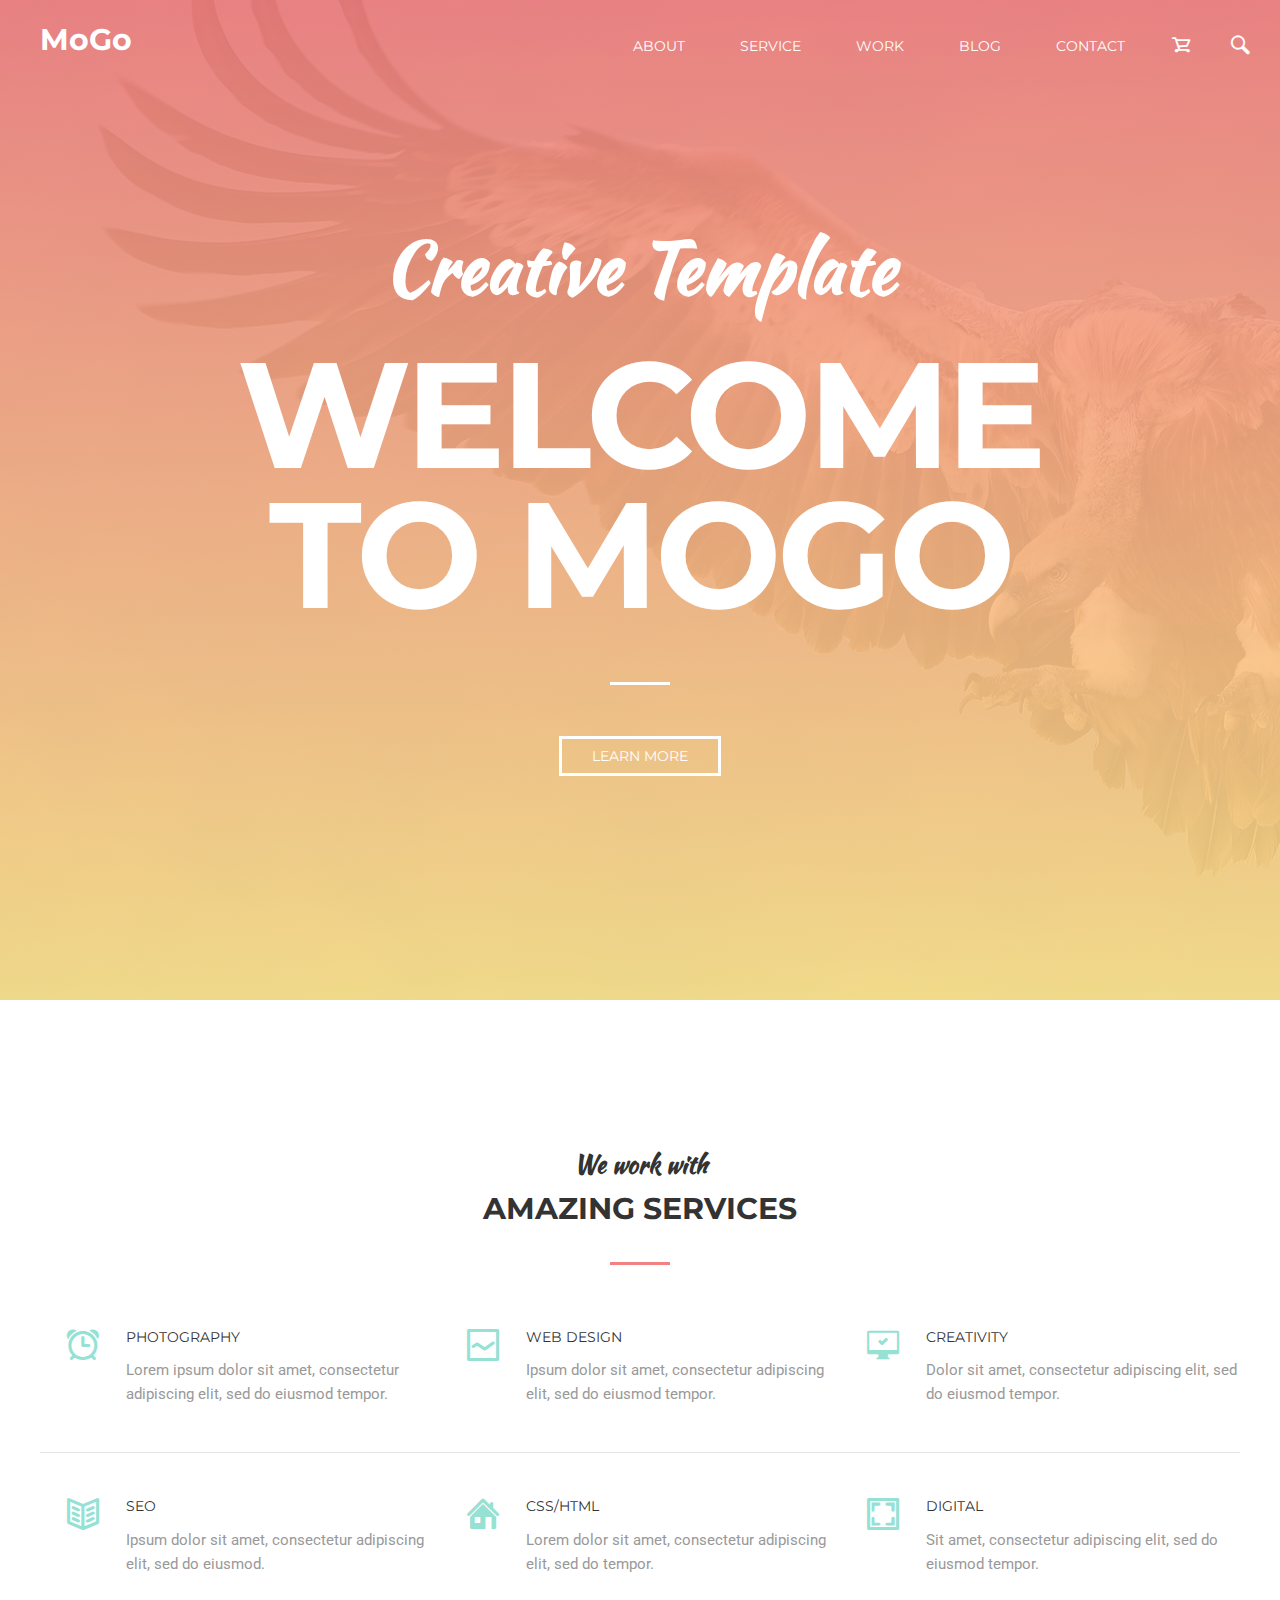
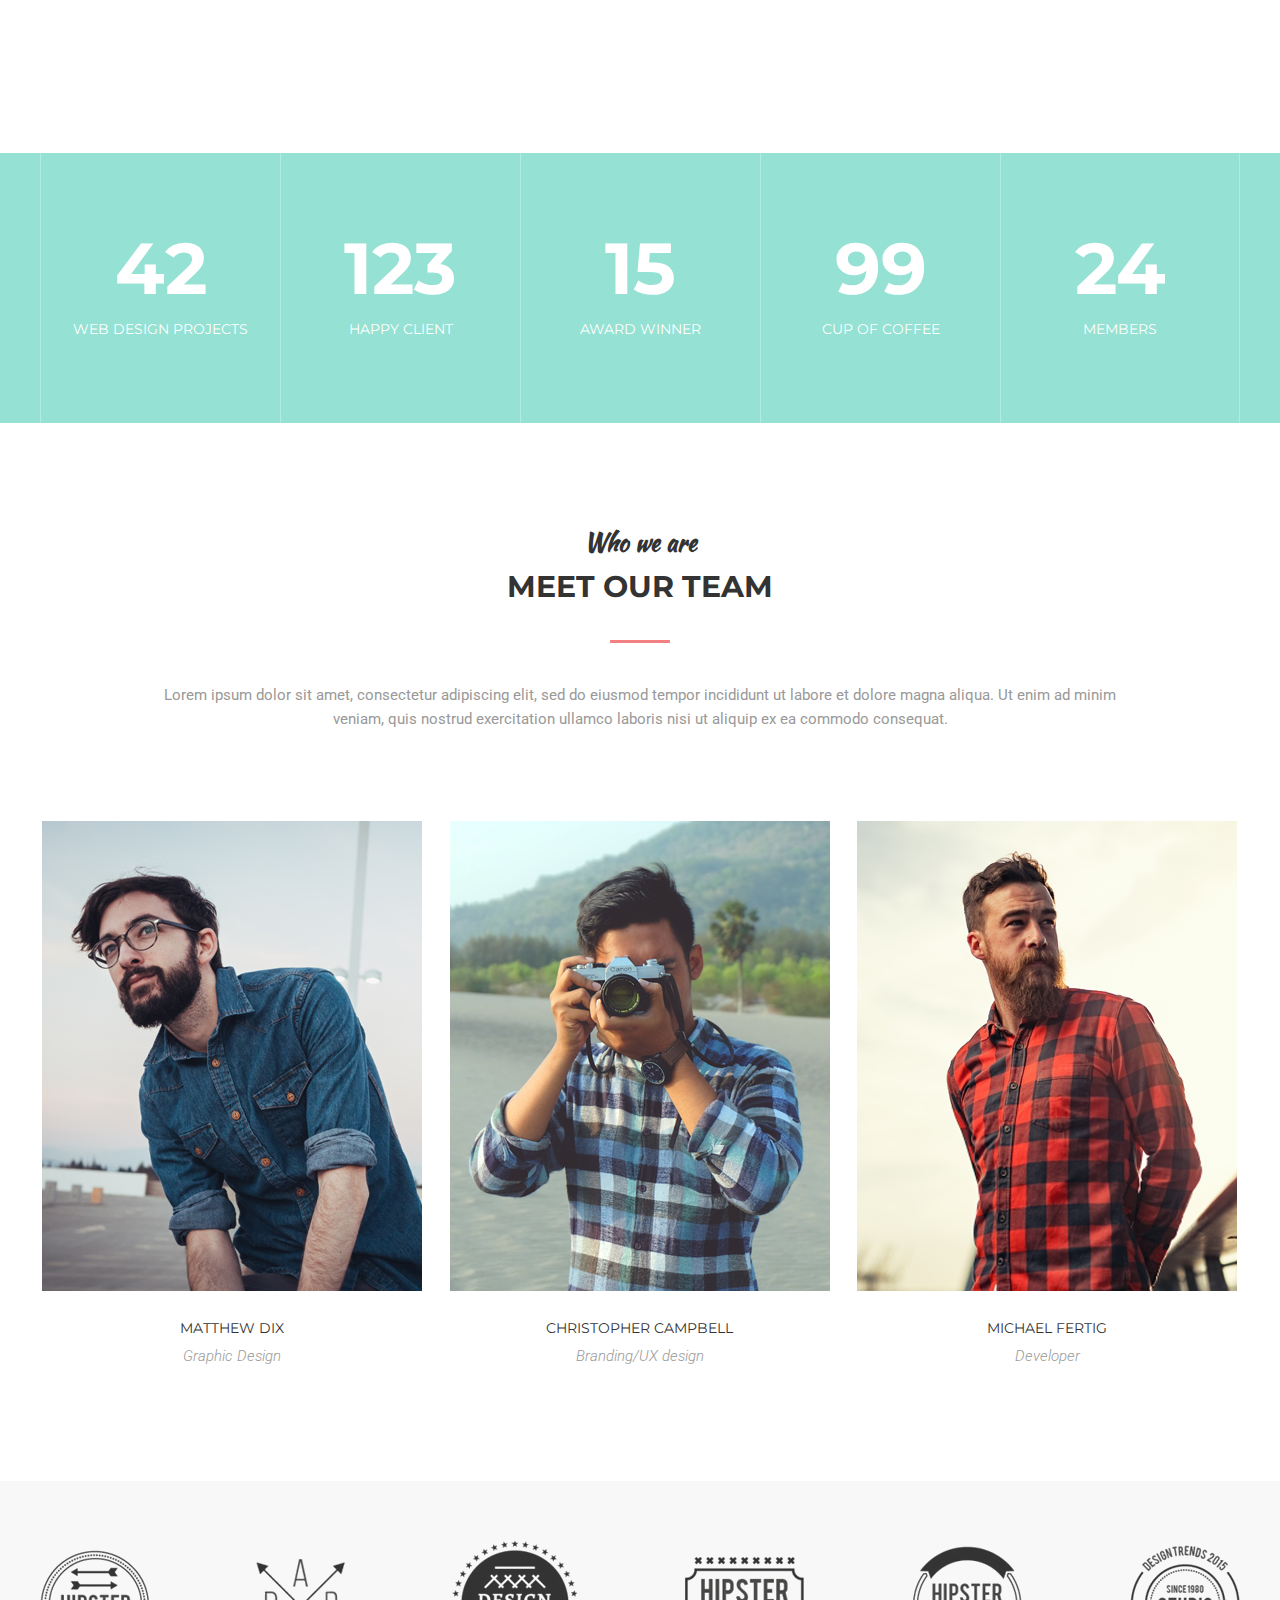
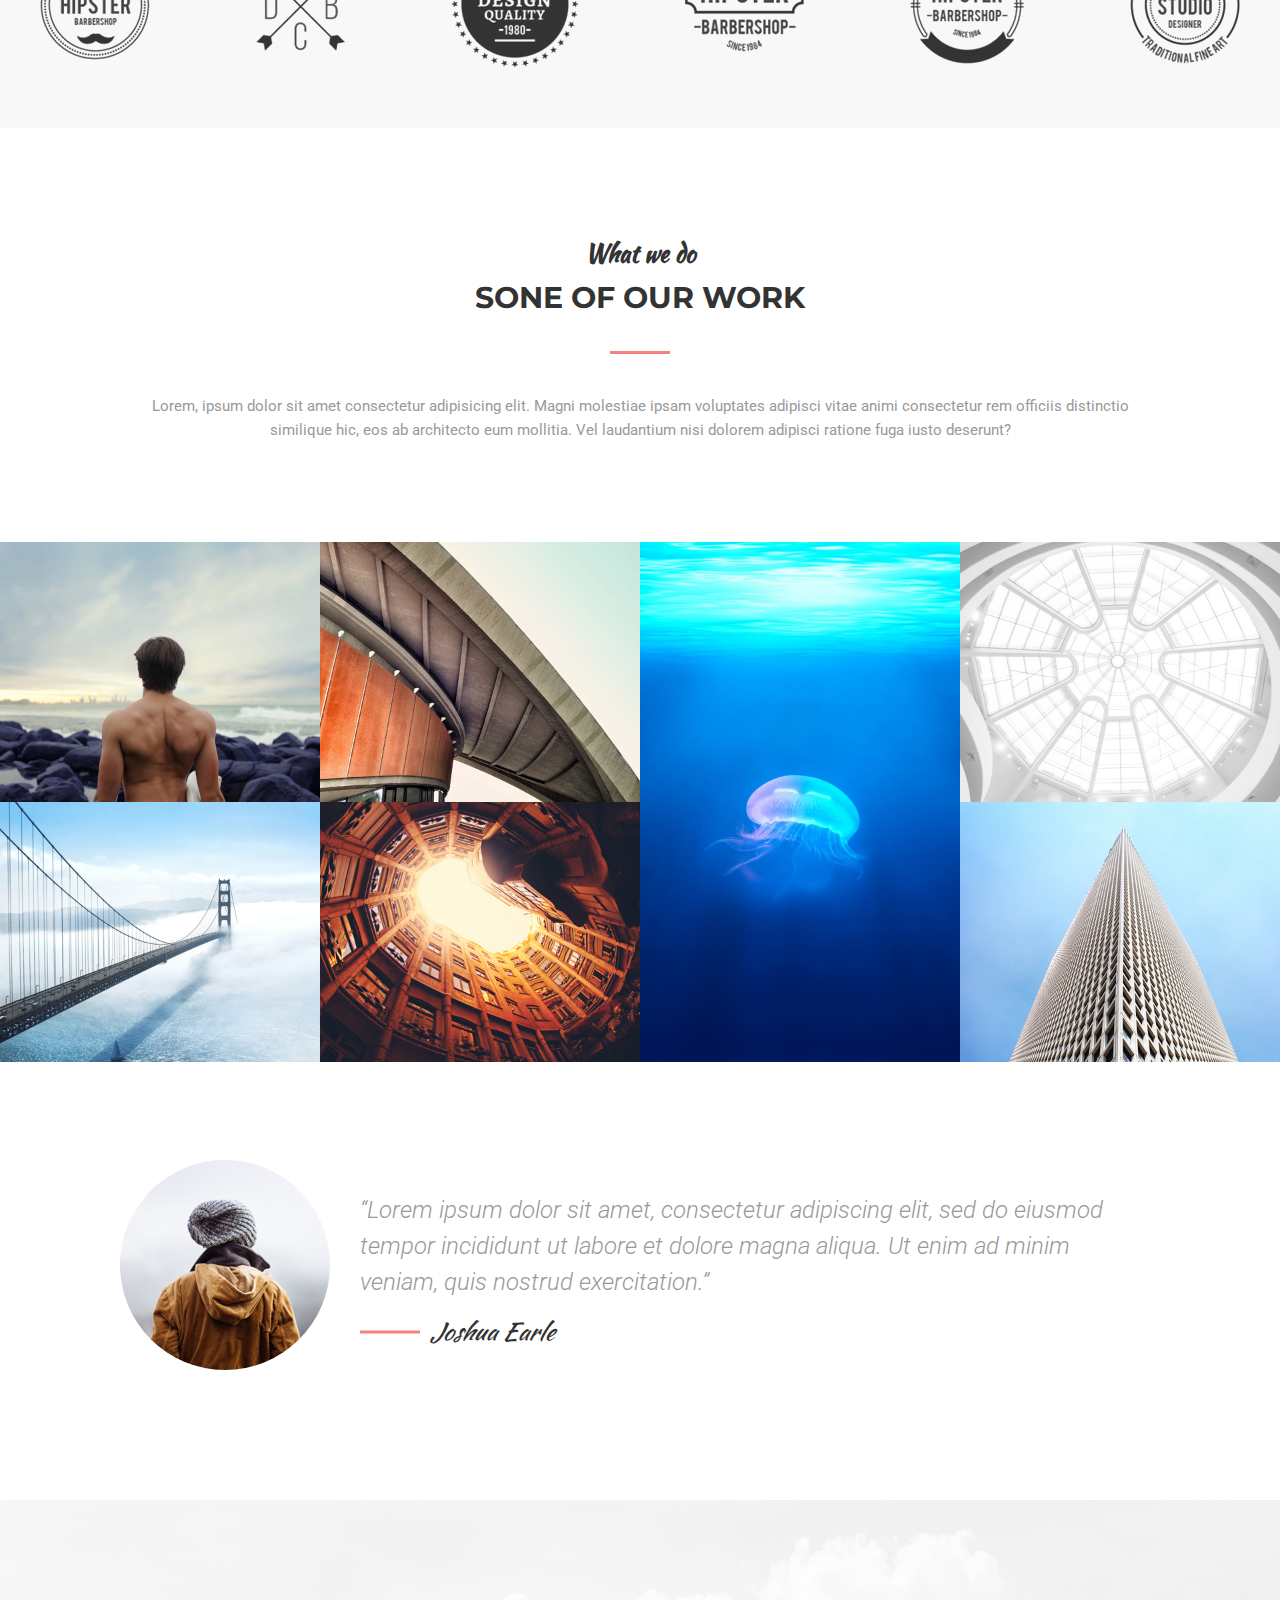
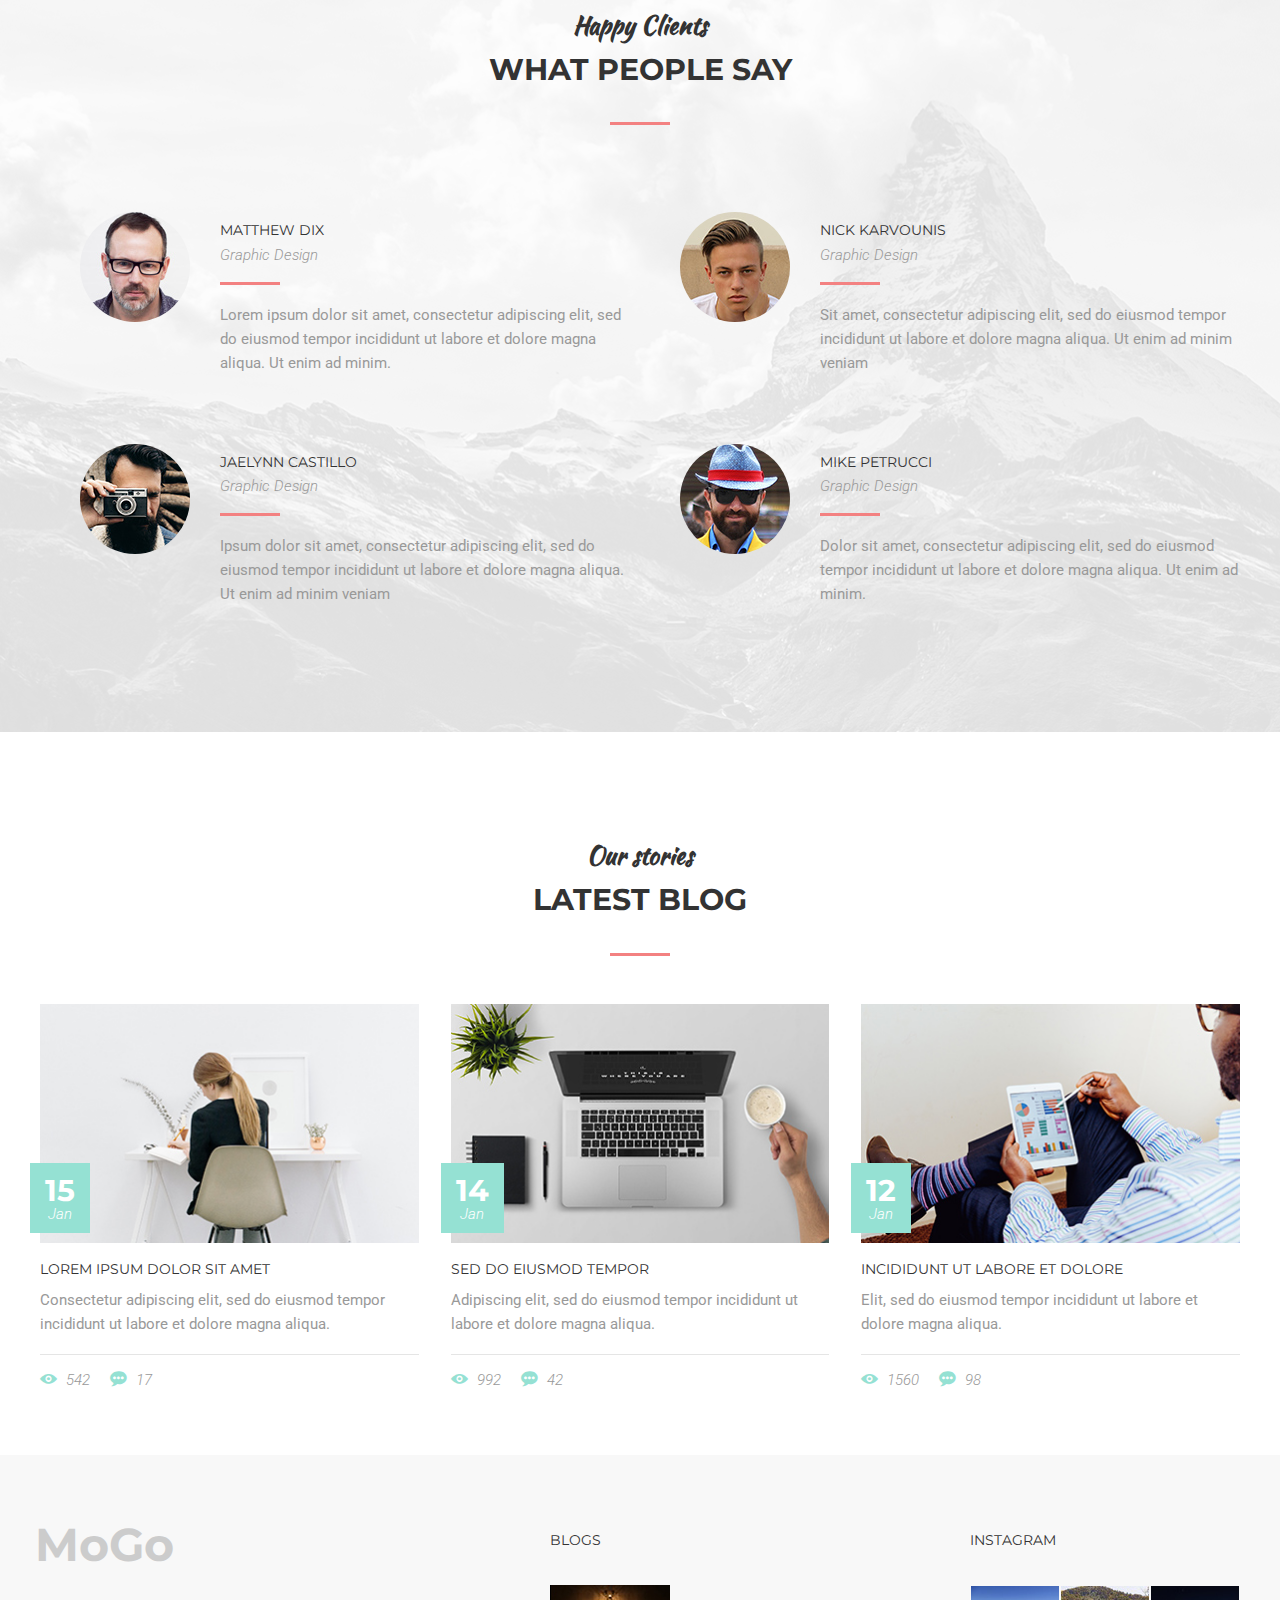
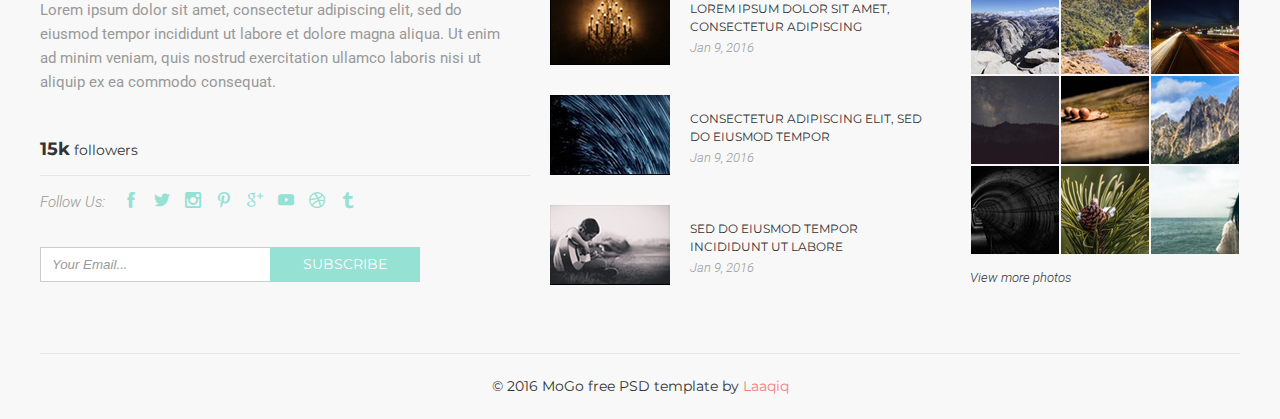
<file: MoGo/index.html>
<!DOCTYPE html>
<html lang="en">
<head>
    <meta charset="UTF-8">
    <meta http-equiv="X-UA-Compatible" content="IE=edge">
    <meta name="viewport" content="width=device-width, initial-scale=1.0">
    <link rel="stylesheet" type="text/css" href="https://necolas.github.io/normalize.css/8.0.1/normalize.css">
    <link href="https://fonts.googleapis.com/css?family=Montserrat:400,700&display=swap" rel="stylesheet">
    <link href="https://fonts.googleapis.com/css?family=Roboto:300i,400&display=swap" rel="stylesheet">
    <link href="https://fonts.googleapis.com/css?family=Kaushan+Script&display=swap" rel="stylesheet">
    <link rel="stylesheet" type="text/css" href="css/styles.css">
    <link rel="stylesheet" type="text/css" href="fonts/styles.css">
    <title>MoGo</title>
</head>
<body>
    <div class="wrapper">
       <!-- header -->
       <header class="main_header text_on_background">
        <div class="container">
            <div class="inner_wrapper_nav">
                <!-- logo -->
                <h2 class="main_logo"><a href="#" >MoGo</a></h2>
                <!-- navigation -->
                <nav class="navigation_bar">
                    <a href="#" class="burger">
                        <span></span>
                    </a>
                    <ul class="nav_list">
                        <li class="li_nav"><a href="#">About</a></li>
                        <li class="li_nav"><a href="#">service</a></li>
                        <li class="li_nav"><a href="#">work</a></li>
                        <li class="li_nav"><a href="#">blog</a></li>
                        <li class="li_nav"><a href="#">contact</a></li>
                    </ul>
                    <!-- shopping and search buttons -->
                    <ul class="nav_btn">
                    <li class="li_nav_btn"><a href="#"><span class="icon-shopping_cart"></span></a></li>
                    <li class="li_nav_btn"><a href="#"><span class="icon-search"></span></a></li>
                </ul>
                </nav>
            </div>
        </div>
    </header>
    <main>
            <!-- banner -->
            <div class="banner orange_gradient text_on_background" style="background-image: url('images/banner-image-1.jpg')">
                <div class="container banner_text">
                    <h1 class="h1_banner">Creative Template</h1>
                    <h2 class="h2_banner underline">Welcome to&nbsp;MoGo</h2>
                    <h3><a href="#" class="a_more">Learn more</a></h3>
                </div>
            </div>
            <!-- services -->
            <div class="services container">
                <h1>We work with</h1>
                <h2 class="underline">Amazing Services</h2>
                <div class="services_wrapper">
                    <div class="services_item">
                        <span class="icon-alarm"></span>
                        <div class="services-text">
                            <h3>Photography</h3>
                            <p>Lorem ipsum dolor sit amet, consectetur adipiscing elit, sed do eiusmod tempor.</p>
                        </div>
                    </div>
                    <div class="services_item">
                        <span class="icon-line_graph"></span>
                        <div class="services-text">
                            <h3>Web Design</h3>
                            <p>Ipsum dolor sit amet, consectetur adipiscing elit, sed do eiusmod tempor.</p>
                        </div>
                    </div>
                    <div class="services_item">
                        <span class="icon-computer_ok"></span>
                        <div class="services-text">
                            <h3>Creativity</h3>
                            <p>Dolor sit amet, consectetur adipiscing elit, sed do eiusmod tempor.</p>
                        </div>
                    </div>
                    <div class="services_item">
                        <span class="icon-book"></span>
                        <div class="services-text">
                            <h3>SEO</h3>
                            <p>Ipsum dolor sit amet, consectetur adipiscing elit, sed do eiusmod.</p>
                        </div>
                    </div>
                    <div class="services_item">
                        <span class="icon-home"></span>
                        <div class="services-text">
                            <h3>Css/Html</h3>
                            <p>Lorem dolor sit amet, consectetur adipiscing elit, sed do tempor.</p>
                        </div>
                    </div>
                    <div class="services_item">
                        <span class="icon-image"></span>
                        <div class="services-text">
                            <h3>digital</h3>
                            <p>Sit amet, consectetur adipiscing elit, sed do eiusmod tempor.</p>
                        </div>
                    </div>
                 </div>
            </div>
            <div class="facts text_on_background">
                <div class="facts_wrapper container">
                    <div class="facts_item">
                        <h2 class="number">42</h2>
                        <h3>Web Design Projects</h3>
                    </div>
                    <div class="facts_item">
                        <h2 class="number">123</h2>
                        <h3>happy client</h3>
                    </div>
                    <div class="facts_item">
                        <h2 class="number">15</h2>
                        <h3>award winner</h3>
                    </div>
                    <div class="facts_item">
                        <h2 class="number">99</h2>
                        <h3>cup of coffee</h3>
                    </div>
                    <div class="facts_item">
                        <h2 class="number">24</h2>
                        <h3>members</h3>
                    </div>

                </div>
            </div>
            <div class="team container">
                <h1>Who we are</h1>
                <h2 class="underline">Meet our team</h2>
                <p class="lead">Lorem ipsum dolor sit amet, consectetur adipiscing elit, sed do eiusmod tempor incididunt ut labore et dolore magna aliqua. Ut enim ad minim veniam, quis nostrud exercitation ullamco laboris nisi ut aliquip ex ea commodo consequat. </p>
                <div class="team_wrapper">
                    <div class="team_item">
                        <div class="team_img orange_gradient">
                            <img src="images/team_1.jpg" alt="team1">
                            <div class="team_share text_on_background">
                                <a href="#" class="team_share_a"><span class="icon-facebook"></span></a>
                                <a href="#" class="team_share_a"> <span class="icon-twitter"></span></a>
                                <a href="#" class="team_share_a"><span class="icon-pinterest"></span></a>
                                <a href="#" class="team_share_a"><span class="icon-instagram"></span></a>
                            </div>
                        </div>
                        <div class="team-text">
                            <h3>Matthew Dix</h3>
                            <p class="subheadline">Graphic Design</p>
                        </div>
                    </div>
                    <div class="team_item">
                        <div class="team_img orange_gradient">
                            <img src="images/team_2.jpg" alt="team2">
                            <div class="team_share text_on_background">
                                <a href="#" class="team_share_a"><span class="icon-facebook"></span></a>
                                <a href="#" class="team_share_a"> <span class="icon-twitter"></span></a>
                                <a href="#" class="team_share_a"><span class="icon-pinterest"></span></a>
                                <a href="#" class="team_share_a"><span class="icon-instagram"></span></a>
                            </div>
                        </div>
                        <div class="team-text">
                            <h3>Christopher Campbell</h3>
                            <p class="subheadline">Branding/UX design</p>
                        </div>
                    </div>
                    <div class="team_item">
                        <div class="team_img orange_gradient">
                            <img src="images/team_3.jpg" alt="team3">
                            <div class="team_share text_on_background">
                                <a href="#" class="team_share_a"><span class="icon-facebook"></span></a>
                                <a href="#" class="team_share_a"> <span class="icon-twitter"></span></a>
                                <a href="#" class="team_share_a"><span class="icon-pinterest"></span></a>
                                <a href="#" class="team_share_a"><span class="icon-instagram"></span></a>
                            </div>
                        </div>
                        <div class="team-text">
                            <h3>Michael Fertig</h3>
                            <p class="subheadline">Developer</p>
                        </div>
                    </div>
                </div>
            </div>
            <div class="parthners">
            <div class="parthners_wrapper container">
                <div class="parthners_item"><img src="images/partner-logo-1.png" alt="partner-logo-1"></div>
                <div class="parthners_item"><img src="images/partner-logo-2.png" alt="partner-logo-2"></div>
                <div class="parthners_item"><img src="images/partner-logo-3.png" alt="partner-logo-3"></div>
                <div class="parthners_item"><img src="images/partner-logo-4.png" alt="partner-logo-4"></div>
                <div class="parthners_item"><img src="images/partner-logo-5.png" alt="partner-logo-5"></div>
                <div class="parthners_item"><img src="images/partner-logo-6.png" alt="partner-logo-6"></div>
            </div>
            </div>
            <div class="about container">
                <h1>What we do</h1>
                <h2 class="underline">sone of our work</h2>
                <p class="lead">Lorem, ipsum dolor sit amet consectetur adipisicing elit. Magni molestiae ipsam voluptates adipisci vitae animi consectetur rem officiis distinctio similique hic, eos ab architecto eum mollitia. Vel laudantium nisi dolorem adipisci ratione fuga iusto deserunt?</p>
            </div>
            <div class="gallery_wrapper">
                <div class="gallery_column">
                    <div class="gallery_item">
                        <div class="gallery_img orange_gradient">
                            <img src="images/work_pic1.jpg" alt="work_pic1">
                            <div class="gallery_img_describe text_on_background">
                                <span class="icon-picture"></span>
                                <h3>creatively designed</h3>
                                <p class="subheadline">Lorem ipsum dolor sit</p>
                            </div>
                        </div>
                    </div>
                    <div class="gallery_item">
                        <div class="gallery_img orange_gradient">
                            <img src="images/work_pic2.jpg" alt="work_pic2">
                            <div class="gallery_img_describe text_on_background">
                                <span class="icon-picture"></span>
                                <h3>creatively designed</h3>
                                <p class="subheadline">Lorem ipsum dolor sit</p>
                            </div>
                        </div>
                    </div>
                </div>
                <div class="gallery_column">
                    <div class="gallery_item">
                        <div class="gallery_img orange_gradient">
                            <img src="images/work_pic3.jpg" alt="work_pic3">
                            <div class="gallery_img_describe text_on_background">
                                <span class="icon-picture"></span>
                                <h3>creatively designed</h3>
                                <p class="subheadline">Lorem ipsum dolor sit</p>
                            </div>
                        </div>
                    </div>
                    <div class="gallery_item">
                        <div class="gallery_img orange_gradient">
                            <img src="images/work_pic4.jpg" alt="work_pic4">
                            <div class="gallery_img_describe text_on_background">
                                <span class="icon-picture"></span>
                                <h3>creatively designed</h3>
                                <p class="subheadline">Lorem ipsum dolor sit</p>
                            </div>
                        </div>
                    </div>
                </div>
                <div class="gallery_column">
                    <div class="gallery_item">
                        <div class="gallery_img orange_gradient">
                            <img src="images/work_pic5.jpg" alt="work_pic5">
                            <div class="gallery_img_describe text_on_background">
                                <span class="icon-picture"></span>
                                <h3>creatively designed</h3>
                                <p class="subheadline">Lorem ipsum dolor sit</p>
                            </div>
                        </div>
                    </div>
                </div>
                <div class="gallery_column">
                    <div class="gallery_item">
                        <div class="gallery_img orange_gradient">
                            <img src="images/work_pic6.jpg" alt="work_pic6">
                            <div class="gallery_img_describe text_on_background">
                                <span class="icon-picture"></span>
                                <h3>creatively designed</h3>
                                <p class="subheadline">Lorem ipsum dolor sit</p>
                            </div>
                        </div>
                    </div>
                    <div class="gallery_item">
                        <div class="gallery_img orange_gradient">
                            <img src="images/work_pic7.jpg" alt="work_pic7">
                            <div class="gallery_img_describe text_on_background">
                                <span class="icon-picture"></span>
                                <h3>creatively designed</h3>
                                <p class="subheadline">Lorem ipsum dolor sit</p>
                            </div>
                        </div>
                    </div>
                </div>

            </div>
            <div class="testimonial_wrapper container">
                <div class="testimonial_item">
                    <img src="images/testimonial_author.jpg" alt="testimonial_author1" class="photo_author">
                    <blockquote class="testimonial_text">
                        <p class="testimonial_quote">“Lorem ipsum dolor sit amet, consectetur adipiscing elit, sed do eiusmod tempor incididunt ut labore et dolore magna aliqua. Ut enim ad minim veniam, quis nostrud exercitation.”</p>
                        <cite class="testimonial_author underline">Joshua Earle</cite>
                    </blockquote>
                </div>
            </div>
            <div class="clients" style="background-image: url('images/clients_banner.jpg')">
                <div class="container">
                    <h1>Happy Clients</h1>
                    <h2 class="underline">What people say</h2>
                    <div class="clients_wrapper">
                        <div class="clients_item">
                            <img src="images/client1.jpg" alt="client1" class="clients_img">
                            <div class="clients_text">
                                <h3>Matthew Dix</h3>
                                <p class="subheadline underline">Graphic Design</p>
                                <p>Lorem ipsum dolor sit amet, consectetur adipiscing elit, sed do eiusmod tempor incididunt ut labore et dolore magna aliqua. Ut enim ad minim.</p>
                            </div>
                        </div>
                        <div class="clients_item">
                            <img src="images/client2.jpg" alt="client2" class="clients_img">
                            <div class="clients_text">
                                <h3>Nick Karvounis</h3>
                                <p class="subheadline underline">Graphic Design</p>
                                <p>Sit amet, consectetur adipiscing elit, sed do eiusmod tempor incididunt ut labore et dolore magna aliqua. Ut enim ad minim veniam</p>
                            </div>
                        </div>
                        <div class="clients_item">
                            <img src="images/client3.jpg" alt="client3" class="clients_img">
                            <div class="clients_text">
                                <h3>Jaelynn Castillo </h3>
                                <p class="subheadline underline">Graphic Design</p>
                                <p>Ipsum dolor sit amet, consectetur adipiscing elit, sed do eiusmod tempor incididunt ut labore et dolore magna aliqua. Ut enim ad minim veniam</p>
                            </div>
                        </div>
                        <div class="clients_item">
                            <img src="images/client4.jpg" alt="client4" class="clients_img">
                            <div class="clients_text">
                                <h3>Mike Petrucci</h3>
                                <p class="subheadline underline">Graphic Design</p>
                                <p>Dolor sit amet, consectetur adipiscing elit, sed do eiusmod tempor incididunt ut labore et dolore magna aliqua. Ut enim ad minim.</p>
                            </div>
                        </div>
                    </div>
                </div>
            </div>
            <div class="stories container">
                <h1>Our stories</h1>
                <h2 class="underline">Latest blog</h2>
                <div class="stories_wrapper">
                    <div class="stories_item">
                        <div class="stories_img">
                            <img src="images/blog1.jpg" alt="blog1">
                            <div class="story_date text_on_background">
                                <time datetime="2016-01-15"></time>
                                <h2>15</h2>
                                <p class="subheadline">Jan</p>
                            </div>
                        </div>
                        <div class="story_text">
                            <h3>Lorem ipsum dolor sit amet</h3>
                            <p>Consectetur adipiscing elit, sed do eiusmod tempor incididunt ut labore et dolore magna aliqua.</p>
                        </div>
                        <div class="viewing_count">
                            <p class="subheadline">
                                <span class="icon-view"></span>
                                542
                            </p>
                            <p class="subheadline">
                                <span class="icon-speech_bubble"></span>
                                17
                            </p>
                        </div>
                    </div>
                    <div class="stories_item">
                        <div class="stories_img">
                            <img src="images/blog2.jpg" alt="blog2">
                            <div class="story_date text_on_background">
                                <time datetime="2016-01-15"></time>
                                <h2>14</h2>
                                <p class="subheadline">Jan</p>
                            </div>
                        </div>
                        <div class="story_text">
                            <h3>sed do eiusmod tempor</h3>
                            <p>Adipiscing elit, sed do eiusmod tempor incididunt ut labore et dolore magna aliqua.</p>
                        </div>
                        <div class="viewing_count">
                            <p class="subheadline">
                                <span class="icon-view"></span>
                                992
                            </p>
                            <p class="subheadline">
                                <span class="icon-speech_bubble"></span>
                                42
                            </p>
                        </div>
                    </div>
                    <div class="stories_item">
                        <div class="stories_img">
                            <img src="images/blog3.jpg" alt="blog3">
                            <div class="story_date text_on_background">
                                <time datetime="2016-01-15"></time>
                                <h2>12</h2>
                                <p class="subheadline">Jan</p>
                            </div>
                        </div>
                        <div class="story_text">
                            <h3>incididunt ut labore et dolore</h3>
                            <p>Elit, sed do eiusmod tempor incididunt ut labore et dolore magna aliqua.</p>
                        </div>
                        <div class="viewing_count">
                            <p class="subheadline">
                                <span class="icon-view"></span>
                                1560
                            </p>
                            <p class="subheadline">
                                <span class="icon-speech_bubble"></span>
                                98
                            </p>
                        </div>
                    </div>
                </div>
            </div>
    </main>
    <footer class="main_footer">
        <div class="container">
            <div class="footer_wrapper">
                <div class="contacts">
                    <div class="contacts_text">
                        <h2 class="footer_logo"><a href="#">MoGo</a></h2>
                        <p>Lorem ipsum dolor sit amet, consectetur adipiscing elit, sed do eiusmod tempor incididunt ut labore et dolore magna aliqua. Ut enim ad minim veniam, quis nostrud exercitation ullamco laboris nisi ut aliquip ex ea commodo consequat.</p>
                        <h3 class="count_followers"><span>15k</span> followers</h3>
                    </div>
                    <div class="follow_us">
                        <p class="subheadline">Follow Us:</p>
                        <a href="#"><span class="icon-facebook"></span></a>
                        <a href="#"><span class="icon-twitter"></span></a>
                        <a href="#"><span class="icon-instagram"></span></a>
                        <a href="#"><span class="icon-pinterest"></span></a>
                        <a href="#"><span class="icon-google_plus"></span></a>
                        <a href="#"><span class="icon-youtube"></span></a>
                        <a href="#"><span class="icon-dribbble"></span></a>
                        <a href="#"><span class="icon-tumblr"></span></a>
                    </div>
                    <div class="subscribe">
                        <input type="email" placeholder="Your Email..." class="email_subscribe">
                        <button class="subscribe_btn">Subscribe</button>
                    </div>
                </div>
                <div class="footer_blogs">
                    <h3>Blogs</h3>
                    <div class="f_blog_wrapper">
                        <div class="f_blog_item">
                            <img src="images/blof_footer1.jpg" alt="blog_footer1">
                            <div class="f_blog_text">
                                <h4>Lorem ipsum dolor sit amet,
                                    consectetur adipiscing</h4>
                                <p class="footer_subheadline"><time datetime="2016-01-09">Jan 9, 2016</time></p>
                            </div>
                        </div>
                        <div class="f_blog_item">
                            <img src="images/blof_footer2.jpg" alt="blog_footer2">
                            <div class="f_blog_text">
                                <h4>Consectetur adipiscing elit,
                                    sed do eiusmod tempor</h4>
                                <p class="footer_subheadline"><time datetime="2016-01-09">Jan 9, 2016</time></p>
                            </div>
                        </div>
                        <div class="f_blog_item">
                        <img src="images/blof_footer3.jpg" alt="blog_footer3">
                            <div class="f_blog_text">
                                <h4>sed do eiusmod tempor
                                    incididunt ut labore</h4>
                                <p class="footer_subheadline"><time datetime="2016-01-09">Jan 9, 2016</time></p>
                            </div>
                        </div>
                    </div>
                </div>
                <div class="footer_instagram">
                    <h3>Instagram</h3>
                    <div class="instagram_wrapper">
                        <div class="instagram_item">
                            <a href="#"><img src="images/instagram1.jpg" alt="instagram1"></a>
                        </div>
                        <div class="instagram_item">
                            <a href="#"><img src="images/instagram2.jpg" alt="instagram2"></a>
                        </div>
                        <div class="instagram_item">
                            <a href="#"><img src="images/instagram3.jpg" alt="instagram3"></a>
                        </div>
                        <div class="instagram_item">
                            <a href="#"><img src="images/instagram4.jpg" alt="instagram4"></a>
                        </div>
                        <div class="instagram_item">
                            <a href="#"><img src="images/instagram5.jpg" alt="instagram5"></a>
                        </div>
                        <div class="instagram_item">
                            <a href="#"><img src="images/instagram6.jpg" alt="instagram6"></a>
                        </div>
                        <div class="instagram_item">
                            <a href="#"><img src="images/instagram7.jpg" alt="instagram7"></a>
                        </div>
                        <div class="instagram_item">
                            <a href="#"><img src="images/instagram8.jpg" alt="instagram8"></a>
                        </div>
                        <div class="instagram_item">
                            <a href="#"><img src="images/instagram9.jpg" alt="instagram9"></a>
                        </div>
                    </div>
                    <p><a href="#" class="footer_subheadline">View more photos</a></p>
                </div>
            </div>
            <h3 class="copyright">© 2016 MoGo free PSD template by <span>Laaqiq</span></h3>
        </div>
    </footer>
    </div>
    <script src="https://code.jquery.com/jquery-3.4.1.min.js" integrity="sha256-CSXorXvZcTkaix6Yvo6HppcZGetbYMGWSFlBw8HfCJo="crossorigin="anonymous"></script>
    <script src="js/main.js"></script>
</body>
</html>
</file>
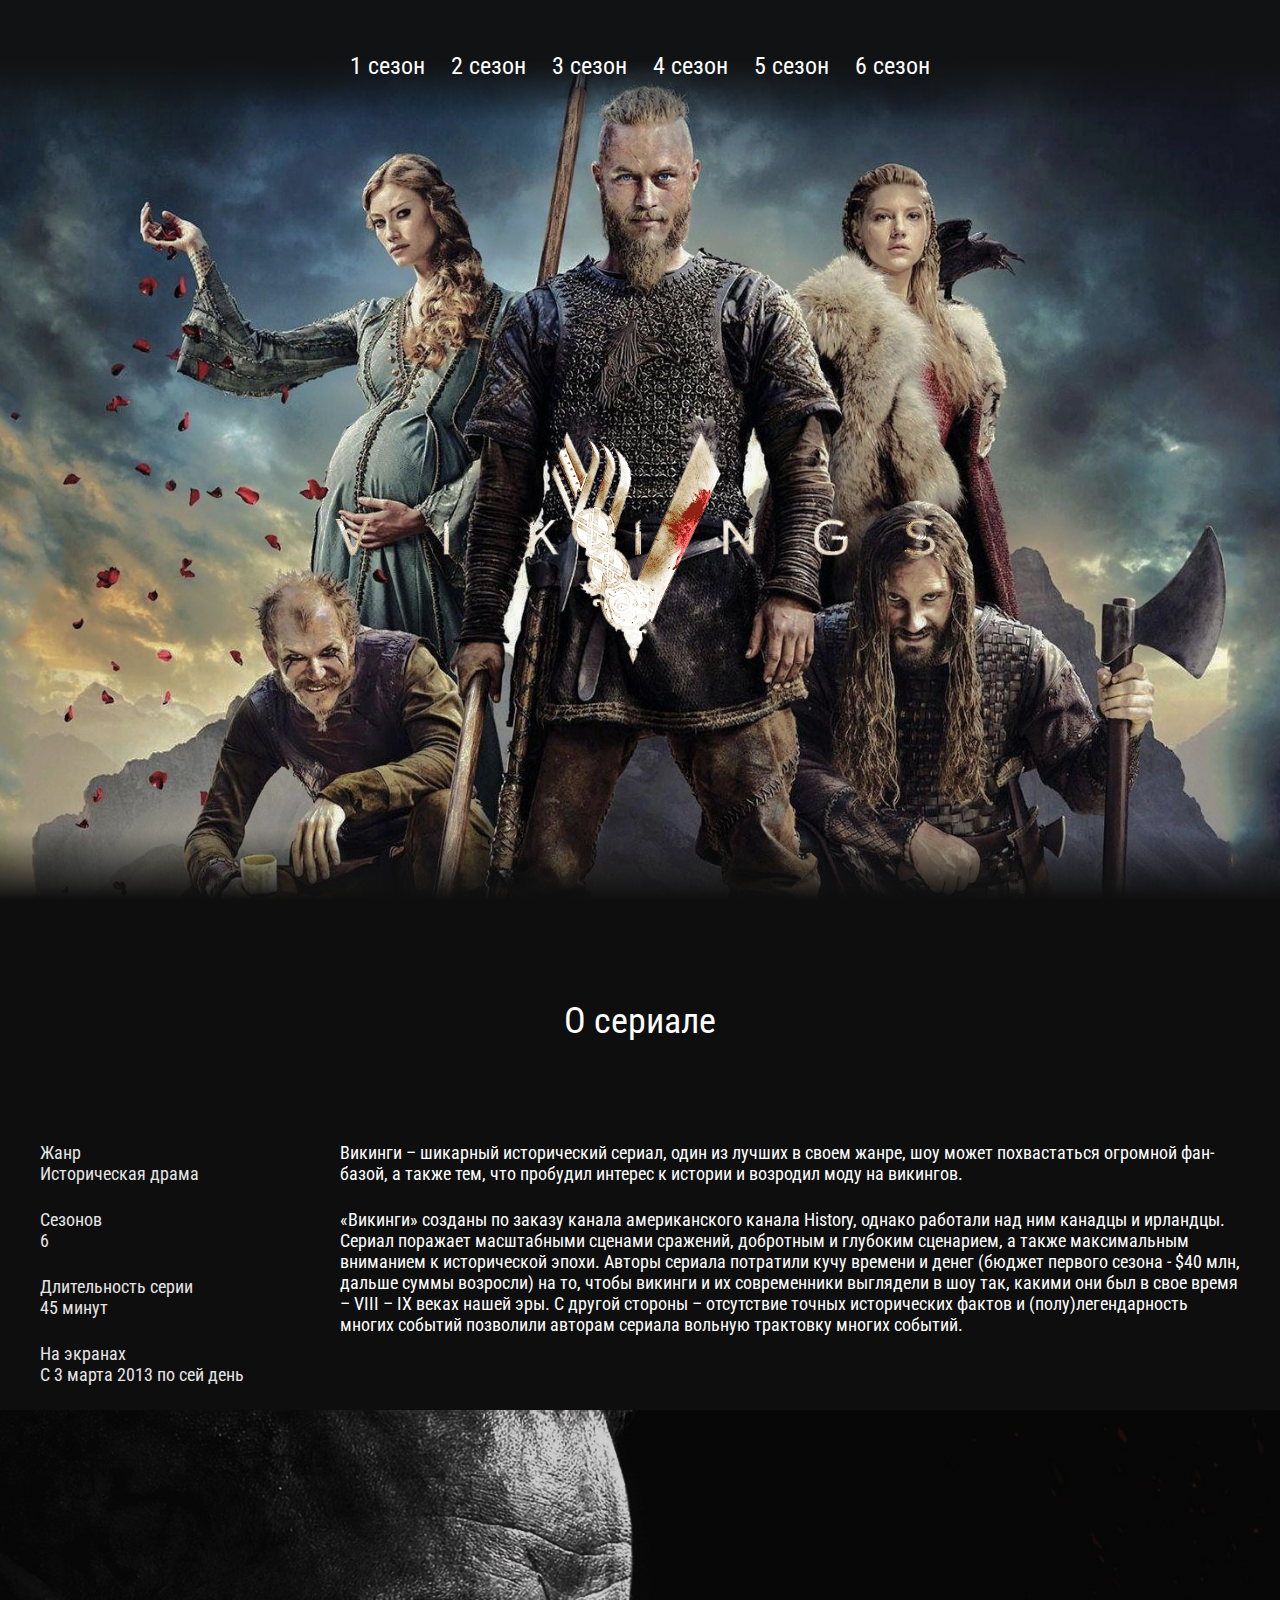
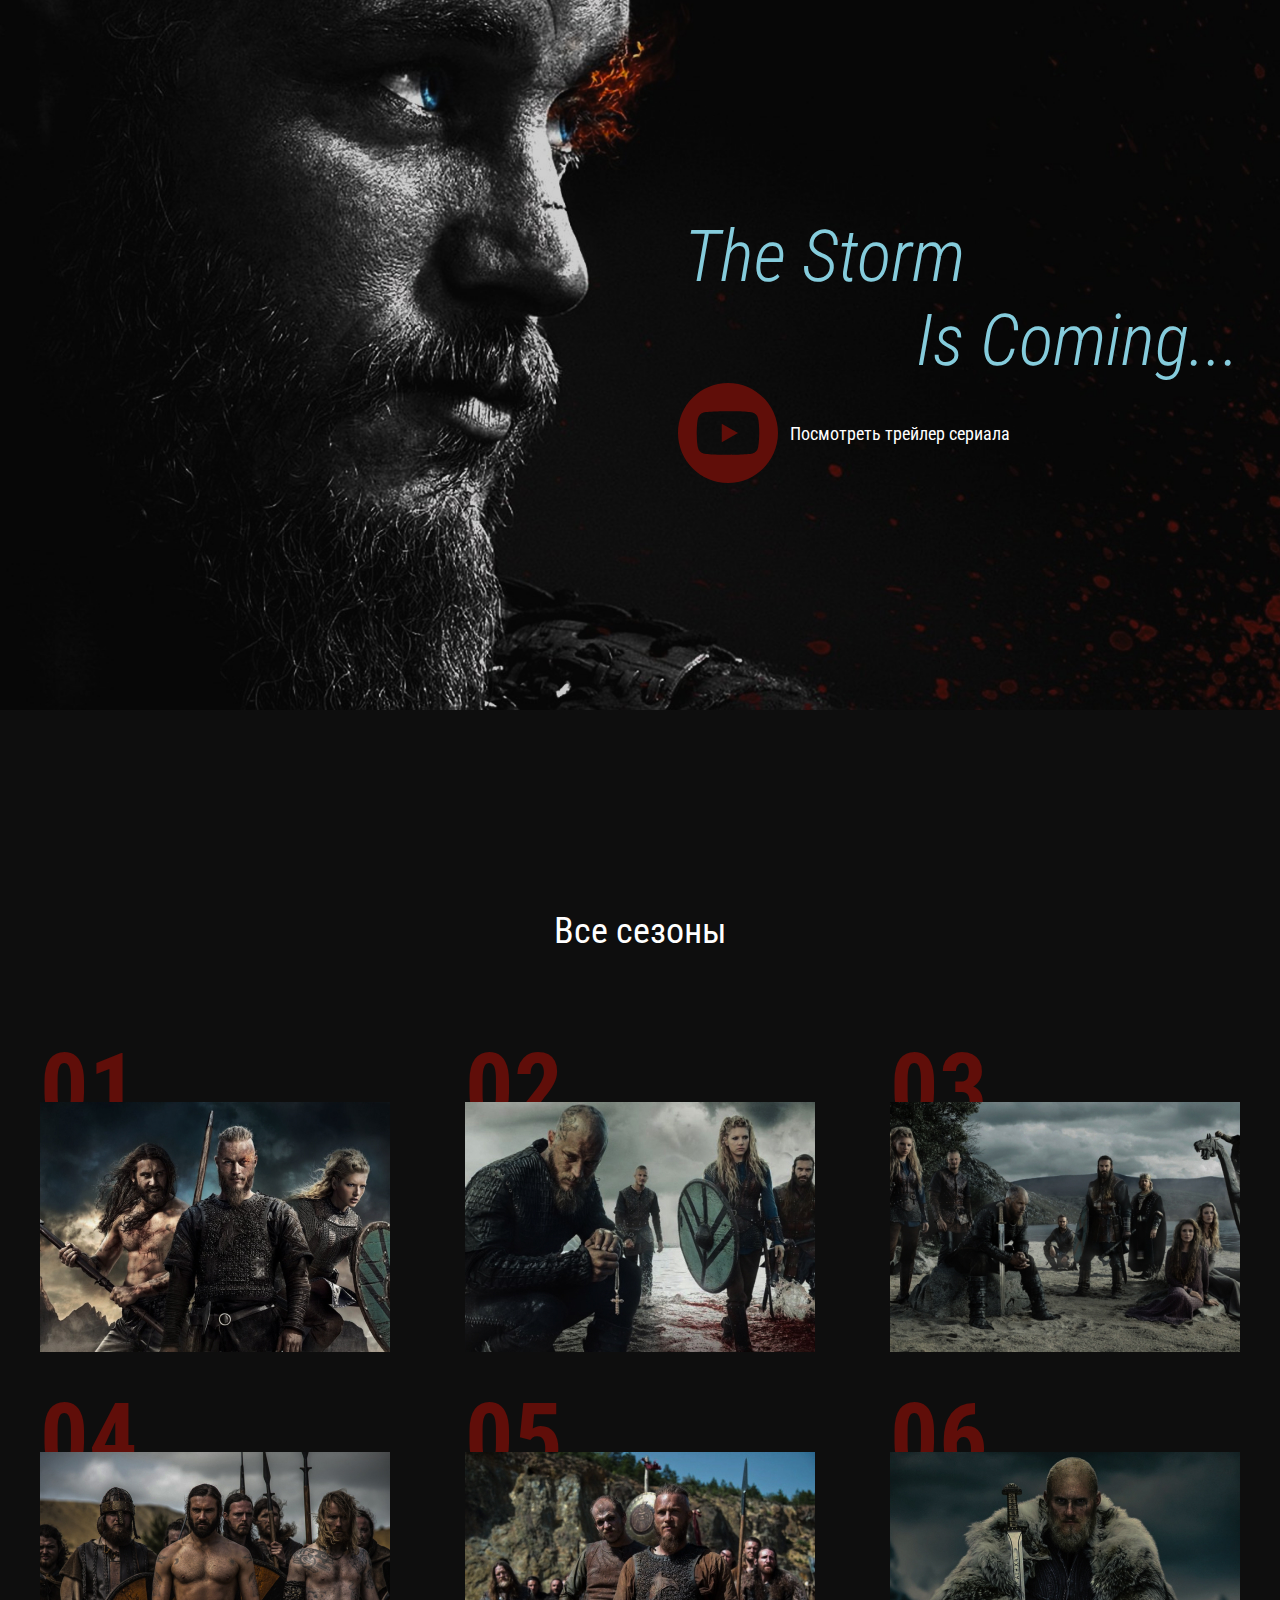
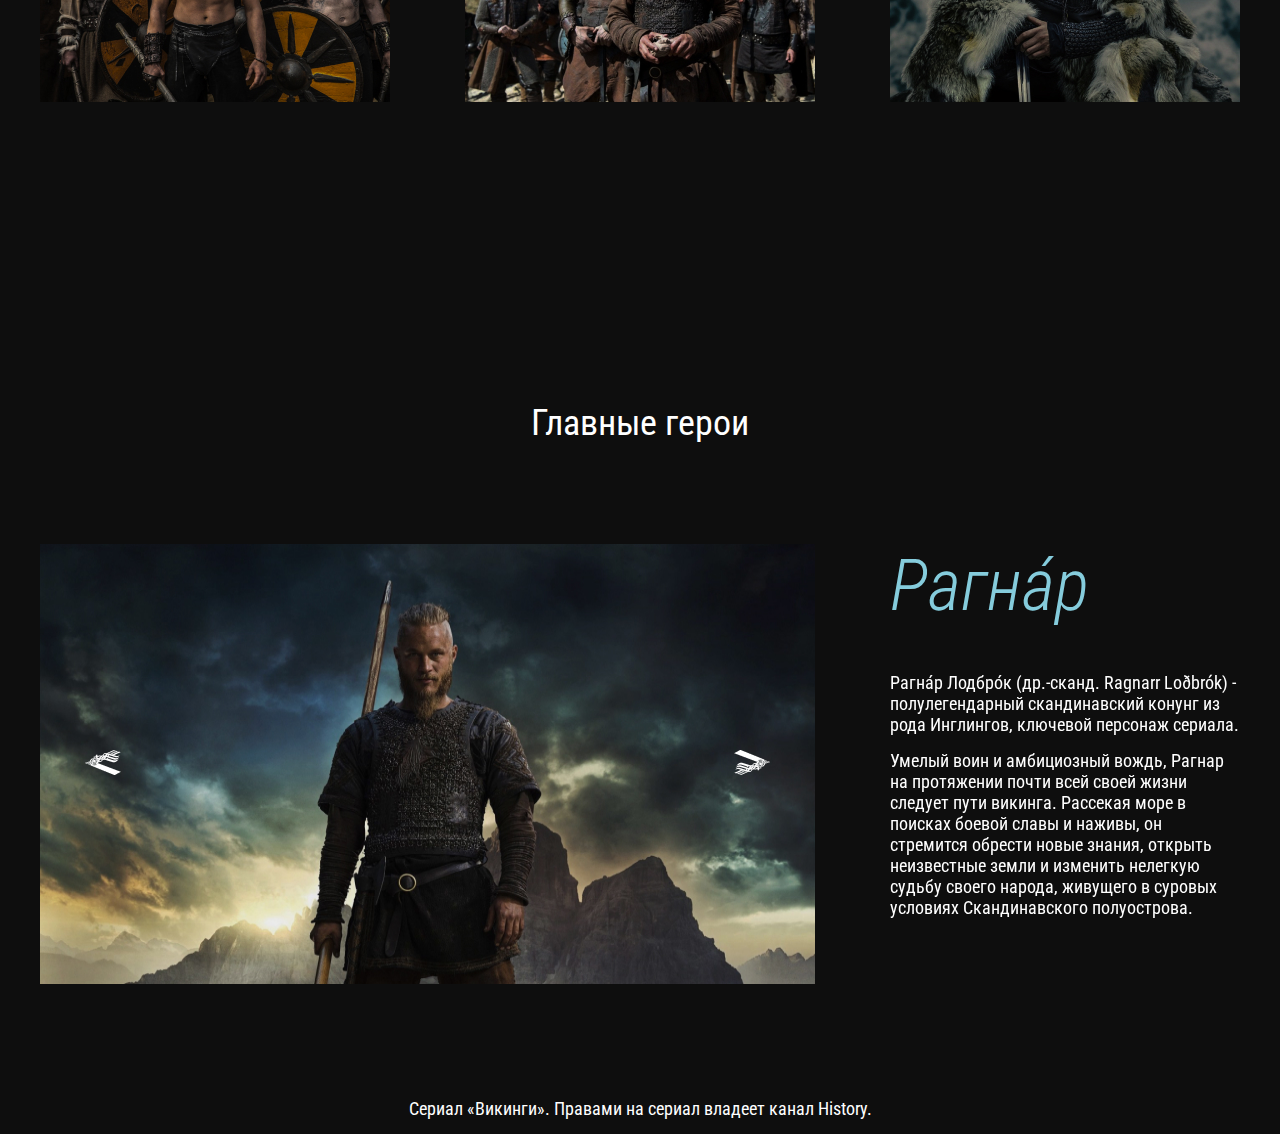
<file: Viking/index.html>
<!DOCTYPE html>
<html lang="ru">
<head>
  <meta charset="UTF-8">
  <meta name="viewport" content="width=device-width, initial-scale=1.0">
  <meta http-equiv="X-UA-Compatible" content="ie=edge">
  <title>Viking</title>
  <link href="https://fonts.googleapis.com/css2?family=Roboto+Condensed:ital,wght@0,400;0,700;1,300&display=swap" rel="stylesheet">
  <link rel="stylesheet" href="css/reset.css">
  <link rel="stylesheet" href="css/slick.css">
  <link rel="stylesheet" href="css/jquery.fancybox.css">
  <link rel="stylesheet" href="css/style.css">
</head>
<body>

  <header class="header">
    <button class="menu__btn"><span></span></button>
    <nav class="menu">
      <ul class="menu__list">
          <li class="menu__list-item">
            <a href="season-1.html" class="menu__list-link">1 сезон</a>
          </li>
          <li class="menu__list-item">
            <a href="#" class="menu__list-link">2 сезон</a>
          </li>
          <li class="menu__list-item">
            <a href="#" class="menu__list-link">3 сезон</a>
          </li>
          <li class="menu__list-item">
            <a href="#" class="menu__list-link">4 сезон</a>
          </li>
          <li class="menu__list-item">
            <a href="#" class="menu__list-link">5 сезон</a>
          </li>
          <li class="menu__list-item"
          ><a href="#" class="menu__list-link">6 сезон</a>
        </li>  
      </ul>
    </nav>
    <div class="logo">
      <img src="images/logo.png" alt="Логотип" class="logo__img">
    </div>
  </header>
  <section class="about sectio-page">
    <div class="container">
      <h3 class="title">О сериале</h3>
      <div class="about__inner">
        <ul class="about__info">
          <li class="about__info-item">
            Жанр
            <span>Историческая драма</span>
          </li>
          <li class="about__info-item">
            Сезонов
            <span>6</span>
          </li>
          <li class="about__info-item">
            Длительность серии
            <span>45 минут</span>
          </li>
          <li class="about__info-item">
            На экранах
            <span>С 3 марта 2013 по сей день</span>
          </li>
        </ul>
        <div class="about__text">
          <p>Викинги – шикарный исторический сериал, один из лучших в своем жанре, шоу может похвастаться огромной фан-базой, а также тем, что пробудил интерес к истории и возродил моду на викингов.</p>
          <p>«Викинги» созданы по заказу канала американского канала History, однако работали над ним канадцы и ирландцы. Сериал поражает масштабными сценами сражений, добротным и глубоким сценарием, а также максимальным вниманием к исторической эпохи. Авторы сериала потратили кучу времени и денег (бюджет первого сезона - $40 млн, дальше суммы возросли) на то, чтобы викинги и их современники выглядели в шоу так, какими они был в свое время – VIII – IX веках нашей эры. С другой стороны – отсутствие точных исторических фактов и (полу)легендарность многих событий позволили авторам сериала вольную трактовку многих событий.</p>
        </div>
      </div>
    </div>
  </section>
  <section class="video">
    <div class="container">
      <h3 class="video__text"><span>The Storm</span>Is Coming...</h3>
      <a class="video__btn" data-fancybox href="https://youtu.be/sd6Qfy19AWM?autoplay=0">Посмотреть трейлер сериала</a>
    </div>
  </section>
  <section class="section section-page">
    <div class="container">
      <h3 class="title">
        Все сезоны
      </h3>
      <ol class="seasons__inner">
        <li class="seasons__item" style="background-image: url('images/season-01.jpg');">
          <a href="season-1.html" class="seasons__link">Смотреть</a>
        </li> 
        <li class="seasons__item" style="background-image: url('images/season-02.jpg');">
          <a href="#" class="seasons__link">Смотреть</a>
        </li> 
        <li class="seasons__item" style="background-image: url('images/season-03.jpg');">
          <a href="#" class="seasons__link">Смотреть</a>
        </li> 
        <li class="seasons__item" style="background-image: url('images/season-04.jpg');">
          <a href="#" class="seasons__link">Смотреть</a>
        </li> 
        <li class="seasons__item" style="background-image: url('images/season-05.jpg');">
          <a href="#" class="seasons__link">Смотреть</a>
        </li> 
        <li class="seasons__item" style="background-image: url('images/season-06.jpg');">
          <a href="#" class="seasons__link">Смотреть</a>
        </li> 
      </ol>
  </section>
  <section class="heroes section-page">
    <div class="container">
      <h3 class="title">Главные герои</h3>
      <div class="heroes__inner">
        <div class="heroes__slider-img">

          
          

          <img src="images/ragnar.jpg" alt="Ragnar" class="heroes__images">
          <img src="images/Lagerta.jpg" alt="Lagerta" class="heroes__images">
          <img src="images/Ivar-the-Boneless-Ragnar-Lothbroks-Son.jpg" alt="Ivar-the-Boneless-Ragnar-Lothbroks-Son" class="heroes__images">
        </div>
        <div class="heroes__slider-text">
          <div class="heroes__text">
            <h4 class="heroes__name">Рагна́р</h4>
            <p>Рагна́р Лодбро́к (др.-сканд. Ragnarr Loðbrók) - полулегендарный скандинавский конунг из рода Инглингов, ключевой персонаж сериала.</p>
          <p> Умелый воин и амбициозный вождь, Рагнар на протяжении почти всей своей жизни следует пути викинга. Рассекая море в поисках боевой славы и наживы, он стремится обрести новые знания, открыть неизвестные земли и изменить нелегкую судьбу своего народа, живущего в суровых условиях Скандинавского полуострова.</p>
          </div>
          <div class="heroes__text">
            <h4 class="heroes__name">Лагерта</h4>
            <p>Лагерта (Ladgerda, Ladgertha или Lagertha) согласно хроникам Саксона Грамматика XII века — северная воительница, обладательница земель в Норвегии и первая жена датского героя — викинга Рагнара Лодброка (предположительно, жил в IX веке), хотя прямых доказательств их существования нет. Некоторые авторы связывают её с богиней Торгерд (Þorgerðr Hölgabrúðr) или Валькирией.</p>
          </div>
          <div class="heroes__text">
            <h4 class="heroes__name">Ивар Бескостны</h4>
            <p>Ивар Бескостный (Ивар Рагнарссон; Ívarr inn beinlausi) умер около 873) — легендарный вождь датских викингов, сын Рагнара Лодброка, отличавшийся неистовостью в бою, а также великим умом среди братьев.</p>
          </div>
        </div>
      </div>
    </div>
  </section>
  <footer class="footer">
   <div class="container">
    <p class="copy"> Сериал «Викинги». Правами на сериал владеет канал History.</p>
   </div>
  </footer>
 

  <script src="https://ajax.googleapis.com/ajax/libs/jquery/3.4.1/jquery.min.js"></script>
  <script src="js/slick.min.js"></script>
  <script src="js/jquery.fancybox.min.js"></script>
  <script src="js/main.js"></script>
</body>
</html>
</file>
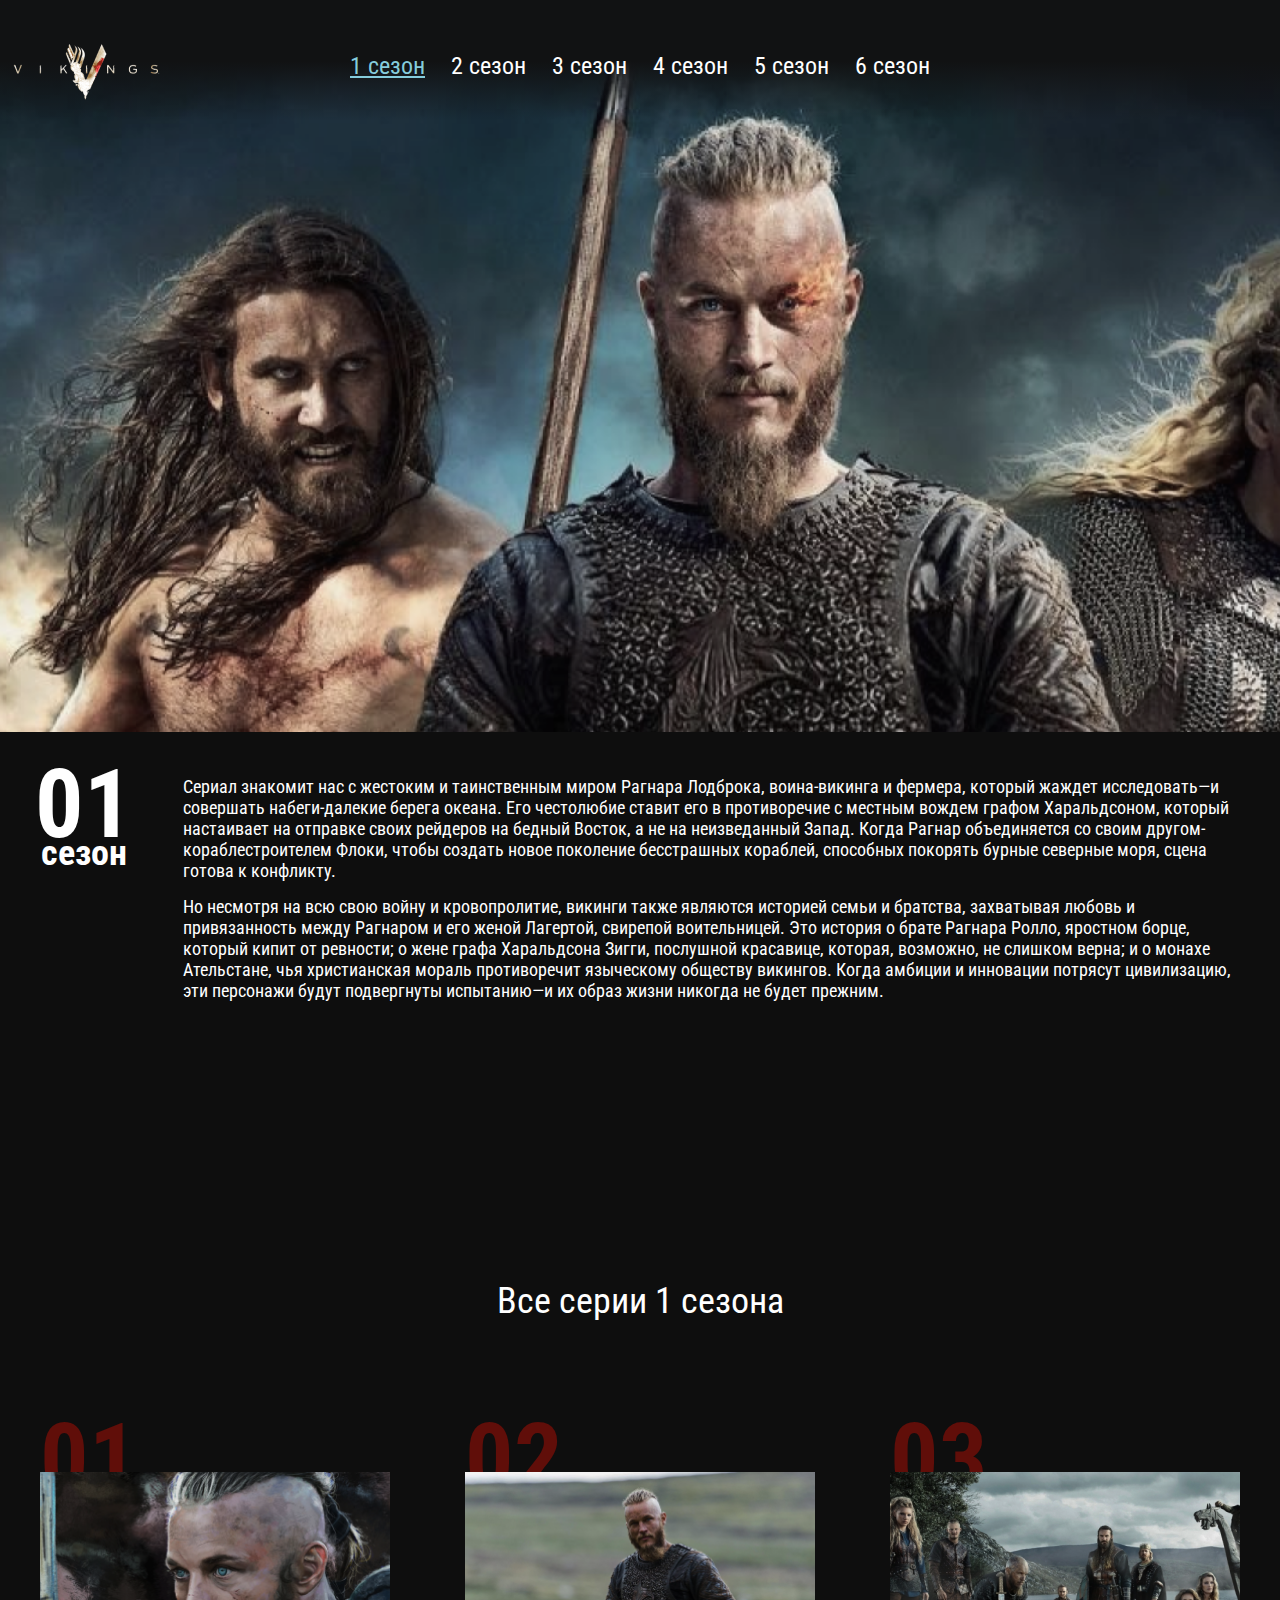
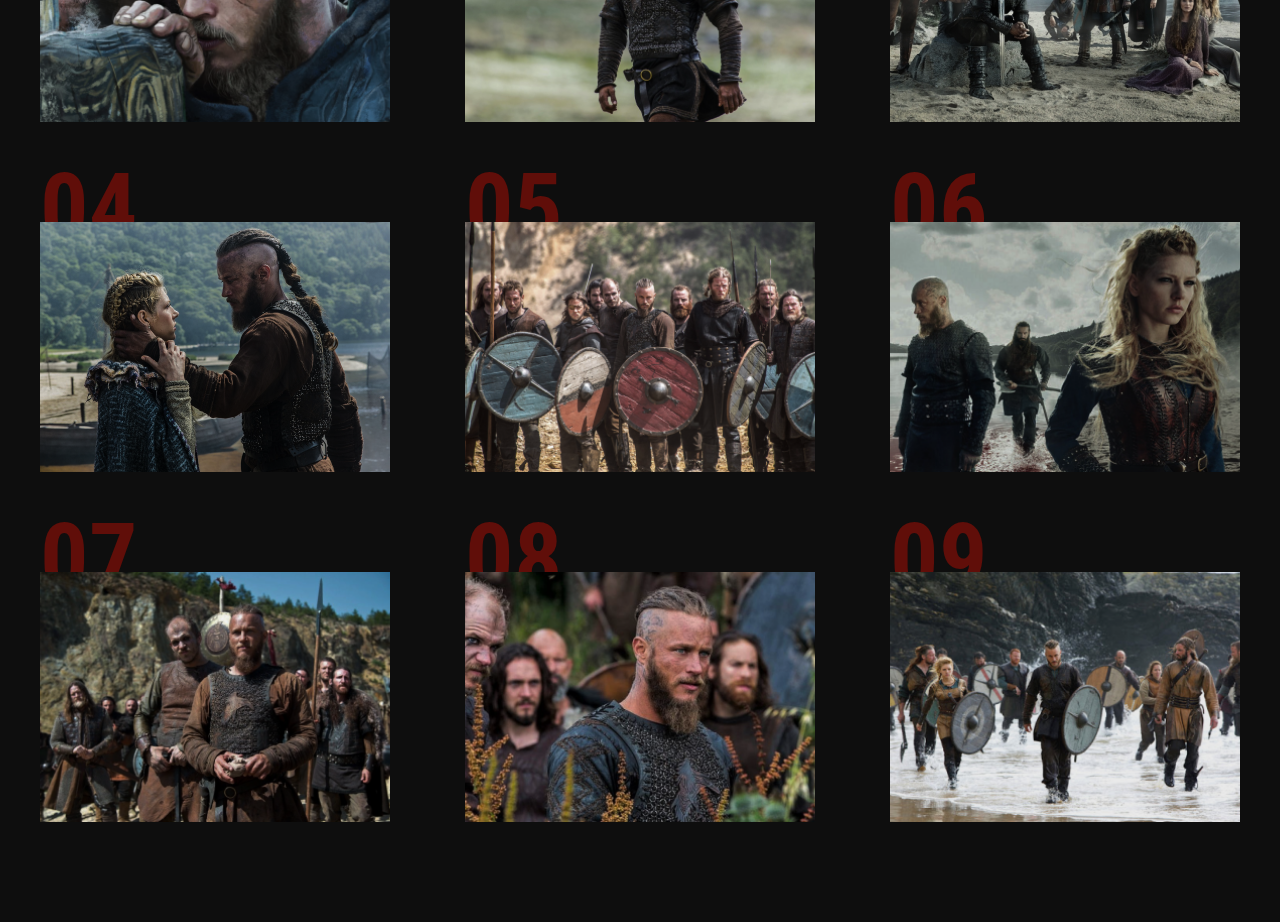
<file: Viking/season-1.html>
<!DOCTYPE html>
<html lang="ru">
<head>
  <meta charset="UTF-8">
  <meta name="viewport" content="width=device-width, initial-scale=1.0">
  <meta http-equiv="X-UA-Compatible" content="ie=edge">
  <title>Seasons-01</title>
  <link href="https://fonts.googleapis.com/css2?family=Roboto+Condensed:ital,wght@0,400;0,700;1,300&display=swap" rel="stylesheet">
  <link rel="stylesheet" href="css/reset.css">
  <link rel="stylesheet" href="css/jquery.fancybox.css">
  <link rel="stylesheet" href="css/style.css">
</head>
<body>
    <header class="page-header">
      <nav class="menu">
          <button class="menu__btn"><span></span></button>
          <div class="menu-cintainer">
            <a href="index.html" class="page-logo">
              <img src="images/page-logo.png" alt="">
            </a>
              <ul class="menu__list">
                  <li class="menu__list-item">
                    <a href="#" class="menu__list-link menu__list-link--active">1 сезон</a>
                  </li>
                  <li class="menu__list-item">
                    <a href="#" class="menu__list-link">2 сезон</a>
                  </li>
                  <li class="menu__list-item">
                    <a href="#" class="menu__list-link">3 сезон</a>
                  </li>
                  <li class="menu__list-item">
                    <a href="#" class="menu__list-link">4 сезон</a>
                  </li>
                  <li class="menu__list-item">
                    <a href="#" class="menu__list-link">5 сезон</a>
                  </li>
                  <li class="menu__list-item"
                  ><a href="#" class="menu__list-link">6 сезон</a>
                </li>  
              </ul>
          </div>
         
          </nav>
          <div class="season-info">
            <div class="season-info__num">
              01
              <span>сезон</span>
            </div>
            <div class="season-info__text">
              <p>Сериал знакомит нас с жестоким и таинственным миром Рагнара Лодброка, воина-викинга и фермера, который жаждет исследовать—и совершать набеги-далекие берега океана. Его честолюбие ставит его в противоречие с местным вождем графом Харальдсоном, который настаивает на отправке своих рейдеров на бедный Восток, а не на неизведанный Запад. Когда Рагнар объединяется со своим другом-кораблестроителем Флоки, чтобы создать новое поколение бесстрашных кораблей, способных покорять бурные северные моря, сцена готова к конфликту.</p>
              <p>Но несмотря на всю свою войну и кровопролитие, викинги также являются историей семьи и братства, захватывая любовь и привязанность между Рагнаром и его женой Лагертой, свирепой воительницей. Это история о брате Рагнара Ролло, яростном борце, который кипит от ревности; о жене графа Харальдсона Зигги, послушной красавице, которая, возможно, не слишком верна; и о монахе Ательстане, чья христианская мораль противоречит языческому обществу викингов. Когда амбиции и инновации потрясут цивилизацию, эти персонажи будут подвергнуты испытанию—и их образ жизни никогда не будет прежним.</p>
            </div>
          </div>
    </div>
  </header>
  <section class="section section-page">
    <div class="container">
      <h3 class="title">
        Все серии 1 сезона
      </h3>
      <ol class="seasons__inner">
        <li class="seasons__item" style="background-image: url('images/Rectangle\ 6.png');">
          <a data-fancybox="gallery" href="https://youtu.be/sd6Qfy19AWM?autoplay=0" class="seasons__link">Смотреть</a>
        </li> 
        <li class="seasons__item" style="background-image: url('images/Rectangle\ 7.png');">
          <a data-fancybox="gallery" href="https://youtu.be/sd6Qfy19AWM?autoplay=0" class="seasons__link">Смотреть</a>
        </li> 
        <li class="seasons__item" style="background-image: url('images/Rectangle\ 8.png');">
          <a data-fancybox="gallery" href="https://youtu.be/sd6Qfy19AWM?autoplay=0"  class="seasons__link">Смотреть</a>
        </li> 
        <li class="seasons__item" style="background-image: url('images/Rectangle\ 9.png');">
          <a data-fancybox="gallery" href="https://youtu.be/sd6Qfy19AWM?autoplay=0" class="seasons__link">Смотреть</a>
        </li> 
        <li class="seasons__item" style="background-image: url('images/Rectangle\ 10.png');">
          <a data-fancybox="gallery" href="https://youtu.be/sd6Qfy19AWM?autoplay=0" class="seasons__link">Смотреть</a>
        </li> 
        <li class="seasons__item" style="background-image: url('images/Rectangle\ 11.png');">
          <a data-fancybox="gallery" href="https://youtu.be/sd6Qfy19AWM?autoplay=0" class="seasons__link">Смотреть</a>
        </li> 
        <li class="seasons__item" style="background-image: url('images/Rectangle\ 12.png');">
          <a data-fancybox="gallery" href="https://youtu.be/sd6Qfy19AWM?autoplay=0" class="seasons__link">Смотреть</a>
        </li> 
        <li class="seasons__item" style="background-image: url('images/Rectangle\ 13.png');">
          <a data-fancybox="gallery" href="https://youtu.be/sd6Qfy19AWM?autoplay=0" class="seasons__link">Смотреть</a>
        </li> 
        <li class="seasons__item" style="background-image: url('images/Rectangle\ 14.png');">
          <a data-fancybox="gallery" href="https://youtu.be/sd6Qfy19AWM?autoplay=0" class="seasons__link">Смотреть</a>
        </li> 
      </ol>
    </div>
  </section>
  <script src="https://ajax.googleapis.com/ajax/libs/jquery/3.4.1/jquery.min.js"></script>
  <script src="js/jquery.fancybox.min.js"></script>
  <script src="js/main.js"></script>
</body>
</html>
</file>
<file: MoGo/css/styles.css>
*,
*:before,
*:after {
    box-sizing: border-box;
}

/*text styles*/
html{
    font-family: 'Roboto', Arial, sans-serif;
    line-height: 1.6;
    font-size: 15px;
    color: #999;
}

p {
    margin: 0;
}

a {
    text-decoration: none;
}

.lead {
    text-align: center;
    padding: 22px 100px 90px; /*PerfectPixel*/
}

.subheadline {
    text-align: center;
    font-weight: 300;
    font-style: italic;
    line-height: 1; /*PerfectPixel*/
}

.text_on_background p,
.text_on_background h1,
.text_on_background h2,
.text_on_background h3,
.text_on_background h4,
.text_on_background h5,
.text_on_background h6,
.text_on_background a,
.text_on_background span {
    color: #fff;
}

/*headings styles*/
 h1 {
    font-family: 'Kaushan Script', 'Monotype Corsiva', cursive;
    font-size: 1.6rem;
    line-height: 1.25;
    text-align: center;
    color: #333;
    margin: 0 auto 10px;
}

h2,
h3,
h4,
h5,
h6 {
    font-family: 'Montserrat', Arial, sans-serif;
    line-height: 1.25;
    text-transform: uppercase;
    font-weight: 400;
    text-align: left;
    color: #333;
    margin: 0;
}

h2 {
    font-size: 2rem;
    text-align: center;
    font-weight: 700;
    position: relative;
    margin-bottom: 55px; /*PerfectPixel*/
}

h3 {
    font-size: 0.933rem;
    margin-bottom: 12px;
}

h4 {
    font-size: 0.8rem;
    line-height: 1.5;
}

body{
    margin: 0;
}

img {
    max-width: 100%;
    display: inline-block;
    vertical-align: top;
}

.wrapper{
    max-width: 100%;
    overflow: hidden;
    position: relative;
}

.container {
    width: 100%;
    max-width: 1200px;
    width: expression(this.width < 1200?"auto":"1200px");
    margin: 0 auto;
    z-index: 1;
}

/*transparent gradient*/
.orange_gradient:before {
    content: "";
    display: block;
    position: absolute;;
    top: 0;
    left: 0;
    bottom: 0;
    right: 0;
    background: -webkit-gradient(linear, left top, left bottom, from(rgba(243,129,129,0.9)),to(rgba(252,227,138,0.9)));
    background: linear-gradient(to bottom, rgba(243,129,129,0.9) 0%,rgba(252,227,138,0.9) 100%);
}

/*line under header*/
.underline:before {
    content: "";
    display: block;
    width: 60px;
    height: 3px;
    background-color: #f38181;
    position: absolute;
    left: 50%;
    bottom: -37px;
    -webkit-transform: translateX(-50%);
            transform: translateX(-50%);
}

/*main header*/
.main_header {
    position: absolute;
    left: 0;
    right: 0;
    top: 0;
    z-index: 99;
}

.main_header a{
    padding-bottom: 8px; /*PerfectPixel*/
}

.main_logo{
    text-transform: none;
    margin: 0;
    /*PerfectPixel*/
    margin-top: 7px;
}

.inner_wrapper_nav {
    display: -webkit-box;
    display: flex;
    -webkit-box-pack: justify;
            justify-content: space-between;
    -webkit-box-align: center;
            align-items: center;
    margin-top: 10px;
}

/*navigation*/
.navigation_bar {
    display: -webkit-box;
    display: flex;
    -webkit-box-align: center;
            align-items: center;
    font-family: 'Montserrat', Arial, sans-serif;
    text-align: center;
    font-size: 0.933rem;
    font-weight: 400;
    text-transform: uppercase;
    margin: 0 -30px;
}

.navigation_bar ul {
    display: -webkit-box;
    display: flex;
    -webkit-box-pack: center;
            justify-content: center;
    -webkit-box-align: center;
            align-items: center;
    list-style: none;
    padding: 0;
    margin: 0;
}

.li_nav {
    padding: 20px 27.5px /*PerfectPixel*/ 0;
    position: relative;
}

.nav_btn {
    margin-left: 5px;
    margin-right: 7px;
    /*PerfectPixel*/
}

.li_nav_btn {
    padding: 22px /*PerfectPixel*/ 20px 0;
    font-size: 1.25rem;
}

.burger {
    display: none;
}

/*navigation hover*/
.li_nav > a:hover,
.li_nav_btn > a:hover {
    color: #fce38a;
    border-bottom: 3px solid #fce38a;
}

.li_nav_btn > a:hover span,
.main_logo a:hover {
    color: #fce38a;
}

/*banner*/
.banner {
    /*min-height: 100vh;*/
    height: 1000px;/* - this line is needed for PerfectPixel instead the top one*/
    background-repeat: no-repeat;
    background-size: cover;
    padding: 80px 0 80px;
    display: -webkit-box;
    display: flex;
    -webkit-box-align: center;
            align-items: center;
    position: relative;
}

.banner_text {
    display: -webkit-box;
    display: flex;
    -webkit-box-orient: vertical;
    -webkit-box-direction: normal;
            flex-direction: column;
    -webkit-box-pack: center;
            justify-content: center;
    -webkit-box-align: center;
            align-items: center;
}

.h1_banner {
    font-size: 4.8rem;
    padding-bottom: 13px; /*PerfectPixel*/
    margin-bottom: 20px;
}

.h2_banner {
    font-size: 10rem;
    line-height: 0.933;
    margin-bottom: 123px; /*PerfectPixel*/
    letter-spacing: -0.03em;
}

.h2_banner.underline:before {
    background-color: #fff;
    bottom: -60px;
}

.a_more {
    padding: 8px 30px; /*PerfectPixel*/
    border: 3px solid #fff;
}

.a_more:hover {
    color: #f38181;
    border-color: #f38181;
}

/*services*/
.services {
    padding: 150px 0 131px /*PerfectPixel*/;
}

.services_wrapper {
    display: -webkit-box;
    display: flex;
    width: 100%;
    flex-wrap: wrap;
    position: relative;
}

.services_item {
    width: 33.333%;
    padding: 46px 0; /*PerfectPixel*/
    display: -webkit-box;
    display: flex;
}

.services_item [class^="icon-"] {
    font-size: 32px;
    color: #95e1d3;
    padding: 0 27px; /*PerfectPixel*/
}

/*grey line between services' rows*/
.services_item:nth-child(3n+1):before{
    content: "";
    display: block;
    position: absolute;
    height: 1px;
    left: 0;
    right: 0;
    background-color: #e5e5e5;
    -webkit-transform: translateY(-46px);
            transform: translateY(-46px);
}

.services_item:first-child:before {
    display: none;
}

/*facts*/
.facts {
    position: relative;
}

.facts_wrapper {
    display: -webkit-box;
    display: flex;
    flex-wrap: wrap;
    -webkit-box-align: start;
            align-items: flex-start;
    -webkit-box-pack: start;
            justify-content: flex-start;
}

.facts_wrapper:before {
    content: '';
    display: block;
    position: absolute;
    left: 0;
    right: 0;
    height: 100%;
    background-color: #95e1d3;
    z-index: -1;
}

.facts_item {
    display: -webkit-box;
    display: flex;
    -webkit-box-orient: vertical;
    -webkit-box-direction: normal;
            flex-direction: column;
    -webkit-box-pack: center;
            justify-content: center;
    -webkit-box-align: center;
            align-items: center;
    width: 20%;
    padding: 70px 20px 85px;
    border-left: 1px rgba(255, 255, 255, .3) solid;
}

.facts_item:last-child,
.facts_item:nth-child(5n){
    border-right: 1px rgba(255, 255, 255, .3) solid;
}

.facts_item > h2,
.facts_item > h3 {
    text-align: center;
    margin-bottom: 0;
}

.number {
    font-size: 72px;
    padding-bottom: 8px;
}

/*team*/
.team {
    padding: 105px 0 87px; /*PerfectPixel*/
}

/*team text*/

.team h3 {
    text-align: center;
}

.team_wrapper {
    display: -webkit-box;
    display: flex;
    width: 100%;
    -webkit-box-pack: justify;
            justify-content: space-between;
    -webkit-box-align: start;
            align-items: flex-start;
    flex-wrap: wrap;
}

.team_item {
    width: calc(33.333% - 15px);
    display: -webkit-box;
    display: flex;
    -webkit-box-orient: vertical;
    -webkit-box-direction: normal;
            flex-direction: column;
    -webkit-box-pack: center;
            justify-content: center;
    -webkit-box-align: center;
            align-items: center;
    position: relative;
    margin-bottom: 30px;
}

/*team photos*/

.team_img {
    position: relative;
    -webkit-transition: box-shadow 0.2s ease-in, -webkit-transform 0.2s ease-in;
    transition: box-shadow 0.2s ease-in, -webkit-transform 0.2s ease-in;
    transition: transform 0.2s ease-in, box-shadow 0.2s ease-in;
    transition: transform 0.2s ease-in, box-shadow 0.2s ease-in, -webkit-transform 0.2s ease-in;
    margin-bottom: 29px;
    max-width: 100%;
}

.team_img img {
    width: 100%;
}

.team_img.orange_gradient:before {
    visibility: hidden;
}

/*share icons*/

.team_share {
    visibility: hidden;
    display: -webkit-box;
    display: flex;
    -webkit-box-pack: center;
            justify-content: center;
    position: absolute;
    left: 0;
    right: 0;
    top: 50%;
    -webkit-transform: translateY(-50%);
    -moz-transform: translateY(-50%);
    -ms-transform: translateY(-50%);
    -o-transform: translateY(-50%);
        transform: translateY(-50%);
}

.team_share_a {
    font-size: 1.666rem;
    line-height: 1;
    color: #f38181;
    background-color: #fce38a;
    padding: 15px;
    border-left: 1px #f38181 solid;
    -webkit-transition: color 0.2s ease, background-color 0.2s ease;
    transition: color 0.2s ease, background-color 0.2s ease;
}

.team_share_a:first-child {
    border-left: none;
}

/*team hover*/

.team_img.orange_gradient:hover:before,
.team_img.orange_gradient:hover .team_share {
    visibility: visible;
}

.team_img.orange_gradient:hover {
    -webkit-transform: translateX(-10px) translateY(-10px);
            transform: translateX(-10px) translateY(-10px);
    box-shadow: 10px 10px #95e1d3;
}

.team_share_a:hover {
    background-color: #f38181;
    color: #fff;
}

/*pathners*/

.parthners {
    position: relative;
}

.parthners_wrapper {
    display: -webkit-box;
    display: flex;
    -webkit-box-pack: justify;
            justify-content: space-between;
    -webkit-box-align: center;
            align-items: center;
}

.parthners:before {
    content: '';
    display: block;
    position: absolute;
    left: 0;
    right: 0;
    height: 100%;
    background-color: #f8f8f8;
    z-index: -1;
}

.parthners_item {
    padding: 60px 0px;
    max-width: 15%;
    width: expression(this.width < 15?"auto":"15%");
}

/*about*/
.about {
    padding: 111px 0 10px; /*PerfectPixel*/
}

/*gallery*/
.gallery_wrapper {
    width: 100%;
    display: -webkit-box;
    display: flex;
}

.gallery_column {
    width: 25%;
    display: -webkit-box;
    display: flex;
    -webkit-box-orient: vertical;
    -webkit-box-direction: normal;
            flex-direction: column;
    /*if the height of pic is less than it needs*/
    -webkit-box-pack: space-evenly;
            justify-content: space-evenly;
    background-color: #95e1d3;
}

.gallery_item {
    position: relative;
}

/*gallery photos*/
.gallery_img img {
    width: 100%;
}

.gallery_img.orange_gradient:before {
    visibility: hidden;
}

/*gallery text*/
.gallery_img_describe {
    visibility: hidden;
    display: -webkit-box;
    display: flex;
    -webkit-box-orient: vertical;
    -webkit-box-direction: normal;
            flex-direction: column;
    -webkit-box-align: center;
            align-items: center;
    position: absolute;
    left: 50%;
    top: 50%;
    -webkit-transform: translateX(-50%) translateY(-50%);
            transform: translateX(-50%) translateY(-50%);
    margin-top: 10px;
}
.gallery_img_describe h3 {
    text-align: center;
}

.gallery_img_describe [class^="icon-"] {
    font-size: 30px;
    padding-bottom: 20px;
}

/*gallery hover*/
.gallery_img.orange_gradient:hover:before,
.gallery_img.orange_gradient:hover .gallery_img_describe {
    visibility: visible;
}

/*testimonial*/
.testimonial_wrapper {
    width: 100%;
    padding: 98px 80px 130px; /*PerfectPixel*/
}

.testimonial_item {
    display: -webkit-box;
    display: flex;
    -webkit-box-pack: center;
            justify-content: center;
    -webkit-box-align: center;
            align-items: center;
}

.photo_author {
    width: 210px;
    height: 210px;
    border-radius: 50%;
    flex-shrink: 0;
}

.testimonial_text {
    margin: 10px 30px 0;  /*PerfectPixel*/
}

.testimonial_quote {
    font-size: 1.6rem;
    font-weight: 300;
    font-style: italic;
    line-height: 1.5;
    margin-bottom: 17px;
}

.testimonial_author {
    font-family: 'Kaushan Script', 'Monotype Corsiva', cursive;
    font-size: 1.6rem;
    line-height: 1.25;
    color: #333;
    position: relative;
    padding-left: 70px;
}

.testimonial_author.underline:before {
    left: 0;
    top: 50%;
    -webkit-transform: translateY(-50%);
            transform: translateY(-50%);
}

/*clients*/
.clients {
    background-repeat: no-repeat;
    background-size: cover;
    padding: 111px 0 126px; /*PerfectPixel*/
    display: -webkit-box;
    display: flex;
    -webkit-box-align: center;
            align-items: center;
    position: relative;
}

.clients:before {
    content: "";
    display: block;
    position: absolute;;
    top: 0;
    left: 0;
    bottom: 0;
    right: 0;
    background-color: rgba(255,255,255,0.85);
}

.clients_wrapper {
    display: -webkit-box;
    display: flex;
    width: 100%;
    flex-wrap: wrap;
}

.clients_item {
    width: 50%;
    display: -webkit-box;
    display: flex;
    padding: 69px 0 0px; /*PerfectPixel*/
    -webkit-box-align: start;
            align-items: flex-start;
}

/*clients text*/
.clients_text {
    position: relative;
}

.clients_text h3 {
    margin: 10px 0 5px; /*PerfectPixel*/
}

.subheadline.underline {
    text-align: left;
    padding-bottom: 40px;
}

.subheadline.underline:before {
    position: relative;
    left: 30px;
    bottom: -37px; /*PerfectPixel*/
}

.clients_img {
    width: 110px;
    height: 110px;
    border-radius: 50%;
    margin: 0 30px 0 40px;
    flex-shrink: 0;
}

/*stories*/
.stories {
    padding: 109px 0 0; /*PerfectPixel*/
}

.stories_wrapper {
    display: -webkit-box;
    display: flex;
    flex-wrap: wrap;
    margin: 40px -16px 37px;
}

.stories_item {
    width: 33.333%;
    display: -webkit-box;
    display: flex;
    -webkit-box-orient: vertical;
    -webkit-box-direction: normal;
            flex-direction: column;
    padding: 30px 16px;
}

/*stories photos*/
.stories_img {
    position: relative;
}

.stories_img img {
    width: 100%;
}

/*stories' dates*/
.story_date {
    display: block;
    position: absolute;
    left: -10px;
    bottom: 10px;
    background-color: #95e1d3;
    padding: 11px 15px; /*PerfectPixel*/
    min-width: 60px;
}

.story_date h2 {
    margin-bottom: 0;
    line-height: 1.1; /*PerfectPixel*/
}

/*story text*/
.story_text {
    padding-bottom: 18px; /*PerfectPixel*/
    border-bottom: 1px #e5e5e5 solid;
    -webkit-box-flex: 1;
            flex-grow: 1;
}

.story_text h3 {
    margin: 18px 0 10px; /*PerfectPixel*/
}

/*count of views and comments of story*/
.viewing_count {
    display: -webkit-box;
    display: flex;
    padding: 15px 20px 0 0;
}

.viewing_count p {
    text-align: left;
    padding-right: 20px;
    position: relative;
    vertical-align: center;
}

.viewing_count  [class^="icon-"]:before {
    color: #95e1d3;
    font-size: 1.1rem;
}

.viewing_count  span {
    position: relative;
    top: calc(50% - 0.55rem);
    padding-right: 5px;
}
/* footer */
/*footer*/
.main_footer {
    position: relative;
}

.main_footer:before {
    content: '';
    display: block;
    position: absolute;
    left: 0;
    right: 0;
    height: 100%;
    background-color: #f8f8f8;
    z-index: -1;
}

.footer_wrapper {
    display: -webkit-box;
    display: flex;
    -webkit-box-pack: justify;
            justify-content: space-between;
    padding: 77px 0 68px; /*PerfectPixel*/
    border-bottom: 1px #e5e5e5 solid;
}

.footer_wrapper > div > h3:not([class]) {
    margin-bottom: 35px;
}

/*contacts*/
.contacts {
    padding-right: 20px;
    margin-top: -10px;
    -webkit-box-flex: 1;
            flex-grow: 1;
}

.contacts_text {
    border-bottom: 1px #e5e5e5 solid;
    padding-right: 20px;
}

.footer_logo{
    text-transform: none;
    margin-bottom: 30px;
    color: #ccc;
    font-size: 3.066rem;
    text-align: left;
    line-height: 1;
}

.footer_logo a {
    color: inherit;
    margin-left: -5px;
}

.count_followers {
    text-transform: lowercase;
    padding: 44px 0 14px;
    margin-bottom: 0;
}

.count_followers span{
    font-size: 1.2rem;
    font-weight: 700;
}

.follow_us {
    display: -webkit-box;
    display: flex;
    -webkit-box-align: baseline;
            align-items: baseline;
    align-content: flex-start;
    padding: 13px 0 33px;
}

.follow_us a{
    color: #95e1d3;
    font-size: 1.066rem;
    padding: 0 7.5px;
}

.follow_us .subheadline {
    padding-right: 10px;
}

/*subscribe*/
.subscribe {
    display: -webkit-box;
    display: flex;
}

/*email input*/
.email_subscribe {
    /*text*/
    color: #333333;
    font-weight: 400;
    line-height: 1; /*PerfectPixel*/
    /*box*/
    border: 1px #cccccc solid;
    border-right: none;
    padding: 9px 11px;
    width: 230px;
}

.email_subscribe::-webkit-input-placeholder {
    color: #999999;
    font-weight: 300;
    font-style: italic;
}

.email_subscribe::-moz-placeholder {
    color: #999999;
    font-weight: 300;
    font-style: italic;
}

.email_subscribe:-ms-input-placeholder {
    color: #999999;
    font-weight: 300;
    font-style: italic;
}

.email_subscribe::-ms-input-placeholder {
    color: #999999;
    font-weight: 300;
    font-style: italic;
}

.email_subscribe::placeholder {
    color: #999999;
    font-weight: 300;
    font-style: italic;
}

.email_subscribe:focus::-webkit-input-placeholder {
    color: transparent;
}

.email_subscribe:focus::-moz-placeholder {
    color: transparent;
}

.email_subscribe:focus:-ms-input-placeholder {
    color: transparent;
}

.email_subscribe:focus::-ms-input-placeholder {
    color: transparent;
}

.email_subscribe:focus::placeholder {
    color: transparent;
}

/*button subscribe*/
.subscribe_btn {
    font-family: 'Montserrat', Arial, sans-serif;
    line-height: 1.25;
    text-transform: uppercase;
    font-weight: 400;
    font-size: 0.933rem;
    color: #fff;
    background-color: #95e1d3;
    padding: 0px 33px;
    border: none;
    cursor: pointer;
}

/*footer blogs*/
.footer_blogs {
    flex-basis: 33.333%;
    flex-shrink: 0;
}

.f_blog_wrapper {
    display: -webkit-box;
    display: flex;
    -webkit-box-orient: vertical;
    -webkit-box-direction: normal;
            flex-direction: column;
    -webkit-box-pack: justify;
            justify-content: space-between;
    margin-bottom: -30px;
}

.f_blog_item {
    display: -webkit-box;
    display: flex;
    -webkit-box-align: center;
            align-items: center;
    padding-bottom: 30px;
}

.f_blog_text {
    padding: 10px 20px 0;
}

.footer_subheadline {
    font-size: 0.866rem;
    line-height: 1.846;
    font-weight: 300;
    font-style: italic;
}

/*instagram*/
.footer_instagram {
    padding-left: 20px;
}

.instagram_wrapper {
    display: -webkit-box;
    display: flex;
    flex-wrap: wrap;
    align-content: flex-start;
    -webkit-box-pack: center;
            justify-content: center;
    width: 270px;
    margin-bottom: 5px
}

.instagram_item {
    background-color: #333333;
    width: 33.333%;
    height: 90px;
    border: 1px #f8f8f8 solid;
    position: relative;
}
.instagram_item img {
    position: relative;
    top: 50%;
    -webkit-transform: translateY(-50%);
            transform: translateY(-50%);
}
.footer_instagram .footer_subheadline {
    color: #333333;
    line-height: 1;
    vertical-align: bottom;
}
.copyright {
    padding: 24px 0;
    text-transform: none;
    text-align: center;
    margin-bottom: 0;
}
.copyright span {
    color: #f38181;
}
/*tablets and album phones*/
@media (max-width: 1219px) { /*because the width of container is 1200px*/

    .container {
        width: 90%;
    }

    /*logo to center of header*/
    .main_logo {
        position: absolute;
        top: 10px;
        left: 50%;
        -webkit-transform: translateX(-50%);
                transform: translateX(-50%);
    }

    /*navigation buttons*/
    .navigation_bar {
        -webkit-box-pack: justify;
                justify-content: space-between;
        -webkit-box-flex: 1;
                flex-grow: 1;
        margin: 15px 0;
    }

    .nav_btn {
        margin: 0;
    }

    .li_nav_btn {
        padding-top: 0;
    }

    .li_nav_btn:last-child {
        padding-right: 0;
    }

    /* add burger symbol */
    .burger {
        display: -webkit-box;
        display: flex;
        -webkit-box-align: center;
                align-items: center;
        width: 26px;
        height: 26px;
        cursor: pointer;
        z-index: 1;
        padding-bottom: 0;
    }

    .burger > span,
    .burger > span::before,
    .burger > span::after {
        display: block;
        position: absolute;
        width: 26px;
        height: 2.5px;
        background-color: #fff;
    }
    .burger > span::before {
        content: '';
        top: -8px;
    }
    .burger > span::after {
        content: '';
        top: 8px;
    }

    .nav_active .burger > span {
        -webkit-transform: rotate(45deg);
                transform: rotate(45deg);
        background-color: #fce38a;
    }

    .nav_active .burger > span::before {
        top: 0;
        -webkit-transform: rotate(0);
                transform: rotate(0);
        background-color: #fce38a;
    }

    .nav_active .burger > span::after {
        top: 0;
        -webkit-transform: rotate(90deg);
                transform: rotate(90deg);
        background-color: #fce38a;
    }

    /*navigation panel*/
    .navigation_bar .nav_list {
        padding: 20px 0;
    }

    .nav_list {
        display: block;
        position: absolute;
        top: 100%;
        left: -100%;
        background-color: #fff;
        -webkit-transition: -webkit-transform 0.5s ease;
        transition: -webkit-transform 0.5s ease;
        transition: transform 0.5s ease;
        transition: transform 0.5s ease, -webkit-transform 0.5s ease;
        width: 100%;
    }

    .nav_active .nav_list{
        -webkit-transform: translateX(100%);
                transform: translateX(100%);
    }

    .nav_list a{
        color: #f38181;
    }

    .li_nav {
        padding-top: 0;
    }

    /*banner*/
    .h1_banner {
        font-size: 3.2rem;
    }

    .h2_banner {
        font-size: 6.6rem;
    }

    .banner {
        padding: 150px 0 50px;
    }

    /*services*/
    .services {
        padding: 50px 0;
    }

    /*facts*/
    .facts_item {
        padding: 20px;
    }

    /*team*/
    .team {
        padding-top: 50px;
    }

    .team_share a {
        font-size: 1.5rem;
    }

    /*parthners*/
    .parthners_item {
        padding: 40px 0;
    }

    /*about*/
    .about {
        padding-top: 50px;
    }

    /*gallery*/
    .gallery_wrapper {
        flex-wrap: wrap; /*if it's not a slider gallery*/
    }

    .gallery_column {
        width: 50%;
        /*flex-shrink: 0; - if it's a slider gallery*/
    }

    /*testimonial*/
    .testimonial_wrapper {
        padding-left: 40px;
        padding-right: 40px;
    }

    .testimonial_item {
        -webkit-box-align: start;
                align-items: flex-start;
    }

    /*stories*/
    .stories {
        padding-top: 50px;
    }

    .stories_item {
        width: 50%;
    }

    /*footer*/
    .footer_wrapper {
        flex-wrap: wrap;
        padding: 50px 0;
    }

    .contacts {
        width: 100%;
        border-bottom: 1px #e5e5e5 solid;
        padding-bottom: 30px;
        margin-bottom: 50px;
    }

    .footer_blogs {
        -webkit-box-flex: 1;
                flex-grow: 1;
    }

    .f_blog_text {
        padding: 10px;
    }
}

/*album phones*/
@media (max-width: 767px) {
    /*services*/
    .services_item {
        width: 50%;
    }

    .services_item:nth-child(3n+1):before{
        display: none;
    }

    .services_item:nth-child(2n+1):before{
        content: "";
        display: block;
        position: absolute;
        height: 1px;
        left: 0;
        right: 0;
        background-color: #e5e5e5;
        -webkit-transform: translateY(-46px);
                transform: translateY(-46px);
    }

    .services_item:first-child:before {
        display: none;
    }

    /*facts*/
    .facts_item {
        width: 33.333%;
    }

    .facts_item:nth-child(5n){
        border-right: none;
    }

    .facts_item:nth-child(3n){
        border-right: 1px rgba(255, 255, 255, .3) solid;
    }

    /*team*/

    .team_item {
        width: calc(50% -15%);
    }

    /*parthners*/
    .parthners_wrapper {
        flex-wrap: wrap;
        -webkit-box-pack: start;
                justify-content: flex-start;
    }

    .parthners_item {
        max-width: 33.333%;
        padding: 30px 0;
        -webkit-box-flex: 1;
                flex-grow: 1;
    }

    /*testimonial*/
    .testimonial_item {
        display: block;
    }

    .testimonial_text {
        margin: 30px 0;
    }

    /*clients*/
    .clients_wrapper {
        display: block;
    }

    .clients_item {
        width: 100%;
    }

    .clients_img {
        padding-left: 0;
    }

    /*footer*/
    .f_blog_item {
        display: block;
    }

    .f_blog_text {
        padding: 10px 0 0;
    }
}

/*portrait phones*/
@media (max-width: 575px) {
    .lead {
        padding: 22px 50px 50px; /*PerfectPixel*/
    }

    /*navigation*/
    .navigation_bar .nav_list {
        flex-wrap: wrap;
        -webkit-box-pack: start;
                justify-content: flex-start;
    }

    .li_nav {
        text-align: left;
        padding: 5px 20px 10px;
        width: 33.333%;
    }

    /*banner*/
    .h1_banner {
        font-size: 1.6rem;
    }

    .h2_banner {
        font-size: 3.3rem;
    }

    .banner {
        padding: 200px 0 50px;
    }

    /*services*/
    .services_wrapper {
        display: block;
    }

    .services_item {
        width: 100%;
    }

    .services_item:before,
    .services_item:nth-child(3n+1):before{
        content: "";
        display: block;
        position: absolute;
        height: 1px;
        left: 0;
        right: 0;
        background-color: #e5e5e5;
        -webkit-transform: translateY(-46px);
                transform: translateY(-46px);
    }

    .services_item:first-child:before {
        display: none;
    }

    /*facts*/
    .facts_item {
        width: 50%;
    }

    .facts_item:nth-child(3n){
        border-right: none;
    }

    .facts_item:nth-child(2n),
    .facts_item:last-child {
        border-right: 1px rgba(255, 255, 255, .3) solid;
    }

    /*team*/
    .team_wrapper {
        display: block;
    }

    .team_item {
        width: 100%;
    }

    /*gallery*/
    .gallery_wrapper {
        display: block;
    }

    .gallery_column {
        width: 100%;
    }
    
    /*stories*/
    .stories_wrapper {
        display: block;
    }

    .stories_item {
        width: 100%;
    }

    /*footer*/
    .footer_wrapper {
        -webkit-box-pack: center;
                justify-content: center;
    }

    .footer_wrapper > div > h3:not([class]),
    .f_blog_text h4,
    .f_blog_text p,
    .footer_instagram p{
        text-align: center;
    }

    .follow_us a{
        padding: 0 4px;
    }

    .email_subscribe {
        width: 50%;
    }

    .f_blog_wrapper {
        width: 100%;
        display: -webkit-box;
        display: flex;
        -webkit-box-orient: vertical;
        -webkit-box-direction: normal;
                flex-direction: column;
        -webkit-box-pack: center;
                justify-content: center;
        border-bottom: 1px #e5e5e5 solid;
        padding-bottom: 30px;
        margin-bottom: 50px;
    }

    .f_blog_item {
        display: -webkit-box;
        display: flex;
        -webkit-box-orient: vertical;
        -webkit-box-direction: normal;
                flex-direction: column;
        -webkit-box-pack: center;
                justify-content: center;
        width: 100%;
        padding-bottom: 20px;
    }

    .footer_instagram {
        padding-left: 0;
        width: 100%;
    }
    

    .instagram_wrapper {
        position: relative;
        left: 50%;
        -webkit-transform: translateX(-50%);
                transform: translateX(-50%);
    }
}
</file>
<file: MoGo/fonts/styles.css>
@font-face {
    font-family: 'icomoon';
    src:  url('icomoon.woff');
    src:  url('icomoon.eot') format('embedded-opentype'),
      url('icomoon.ttf') format('truetype'),
      url('icomoon.woff') format('woff'),
      url('icomoon.svg') format('svg');
    font-weight: normal;
    font-style: normal;
    font-display: block;
  }
  
  [class^="icon-"], [class*=" icon-"] {
    /* use !important to prevent issues with browser extensions that change fonts */
    font-family: 'icomoon' !important;
    speak: none;
    font-style: normal;
    font-weight: normal;
    font-variant: normal;
    text-transform: none;
    line-height: 1;
  
    /* Better Font Rendering =========== */
    -webkit-font-smoothing: antialiased;
    -moz-osx-font-smoothing: grayscale;
  }
  
  .icon-alarm:before {
    content: "\e900";
  }
  .icon-book:before {
    content: "\e901";
  }
  .icon-computer_ok:before {
    content: "\e902";
  }
  .icon-dribbble:before {
    content: "\e903";
  }
  .icon-facebook:before {
    content: "\e904";
  }
  .icon-google_plus:before {
    content: "\e905";
  }
  .icon-home:before {
    content: "\e906";
  }
  .icon-image:before {
    content: "\e907";
  }
  .icon-instagram:before {
    content: "\e908";
  }
  .icon-line_graph:before {
    content: "\e909";
  }
  .icon-search:before {
    content: "\e90a";
  }
  .icon-picture:before {
    content: "\e90b";
  }
  .icon-pinterest:before {
    content: "\e90c";
  }
  .icon-shopping_cart:before {
    content: "\e90d";
  }
  .icon-speech_bubble:before {
    content: "\e90e";
  }
  .icon-tumblr:before {
    content: "\e90f";
  }
  .icon-twitter:before {
    content: "\e910";
  }
  .icon-view:before {
    content: "\e911";
  }
  .icon-youtube:before {
    content: "\e912";
  }
</file>
<file: Viking/css/style.css>
*,
*:before,
*:after{
    box-sizing: border-box;
}

body{
    background-color: #0E0E0E;
    color: #fff;
    font-family: 'Roboto Condensed', sans-serif;
    font-weight: 400;
    font-size: 18px;
    line-height: 21px;
}

a{
    color: inherit;
    text-decoration: none;
}

ul {
    list-style: none;
}

.container {
    max-width: 1220px;
    padding: 0 10px;
    margin: 0 auto;
}

.section-page {
    padding: 100px 0 ;
}
.title{
    text-align: center;
    margin: 100px 0;
    font-size: 36px;
    line-height: 42px;
    font-weight: 400;
}

.header{
    background-image: url('../images/header-bg.jpg');
    height: 100vh;
    background-repeat: no-repeat;
    background-size: cover;
    background-position: center 60px;
    text-align: center;
}

.header::after {
    content: '';
    position: absolute;
    height: 70px;
    bottom: 0;
    left: 0;
    width: 100%;
    background: linear-gradient(180deg, #0E0E0E 0%, rgba(17, 17, 17, 0.850295) 16.53%, rgba(32, 31, 33, 0) 100%);
    transform: rotate(180deg);
}

.menu{
   
    padding:  50px 0 58px;
    background: linear-gradient(180deg, #111213 0%, #111213 43.62%, rgba(32, 31, 33, 0) 86.33%);
}
.menu__btn {
    display: none;
}

.menu__list{
    display: flex;
    justify-content: center;
   
}

.menu__list-item{
    padding: 0 13px;
}

.menu__list-link {
    font-size:  36px;
    line-height: 42px;
}

.menu__list-link:hover,
.menu__list-link--active {
    color: #85CCDC;
    text-decoration: underline;
}

.logo {
    padding-top: 17vh;
}

.about__inner {
    display: flex;

}

.about__info {
    width: 375px;
    margin-right: 50px;
    flex: none;
}

.about__info-item {
    margin-bottom: 25px;
    color: #E5E5E5;
}

.about__info-item span{
    display: block;

}

.about__text p {
    margin-bottom: 25px;
}

.video {
    background-image: url('../images/video-bg.jpg');
    height: 100vh;
    background-size: cover;
    background-position: center center;
    background-repeat: no-repeat;
    text-align: right;
}

.video__text {
    font-style: italic;
    font-weight: 300;
    font-size: 72px;
    line-height: 84px;
    color: #85CCDC;
    padding-top: 45vh;
    margin-bottom: 40px;
}

.video__text span{
    display: block;
    padding-right: 275px;
}

.video__btn {
    padding-left: 112px;
    position: relative;
    margin-right: 230px;
}

.video__btn::before {
    content: '';
    position: absolute;
    width: 100px;
    height: 100px;
    top: -40px;
    left: 0;
    background-image: url('../images/youtube.svg');
}

.seasons__inner{
    display: grid;
    grid-template-columns: repeat(auto-fill, minmax(280px, 1fr));
    grid-gap: 100px 75px;
    counter-reset: number;
    padding-top: 50px;
}

.seasons__item {
    height: 250px;
    background-image: url('../images/season-02.jpg');
    background-repeat: no-repeat;
    background-position: center center;
    background-size: cover;
    list-style: none;
    position: relative;
    display: flex;
    justify-content: center;
    align-items: center;
}

.seasons__item:hover .seasons__link{
    opacity: 1;
}

.seasons__item::before{
    content: '0' counter(number);
    counter-increment: number;
    position: absolute;
    font-weight: bold;
    font-size: 96px;
    line-height: 112px;
    color: #600E09;
    left: 0;
    top: -70px;
    z-index: -1;
}
.season__item:ntn-child(n+10)::before {
    content: counter(number);
}

.seasons__item:hover::after {
    content: '';
    position: absolute;
    top: 0;
    left: 0;
    right: 0;
    bottom: 0;
    background:  rgba(14, 14, 14, 0.8);

}
 


.seasons__link{
    font-size: 36px;
    line-height: 42px;
    padding: 12px 78px 11px;
    background-color: #0E0E0E;
    opacity: 0;
    transition: all .3s;
    z-index: 2;
}

.heroes__inner{
    display: flex;
    justify-content: space-between;
}


.heroes__slider-img{
    max-width: 775px;
}

.heroes__images {
    max-height: 440px;
}

.heroes__slider-text {
    max-width: 350px;
}

.slick-btn{
    position: absolute;
    top: 50%;
    transform: translateY(-50%);
    border: none;
    background-color: transparent;
    z-index: 10;
    cursor: pointer;
    outline: none;
}
.slick-prev {
    left: 38px;
}
.slick-next{
    right: 38px;
   
    
}
.heroes__name{
    font-style: italic;
    font-weight: 300;
    font-size: 72px;
    line-height: 84px;
    color: #85CCDC;
    margin-bottom: 44px;
}
.heroes__text p{
    margin-bottom: 15px;
}
.copy{
    padding: 14px 0 15px;
    text-align: center;
}

/* start season-1 */
.page-header {
    background-image: url('../images/season-01bg.png');
    background-repeat: no-repeat;
    background-position: center center;
    background-size: cover;
    height: 90vh;
    position: relative;
}

.menu-cintainer{
    max-width: 1385px;
    margin: 0 auto;
    position: relative;
}

.page-logo {
    position: absolute;
    left: 0;
}
.season-info{
    position: absolute;
    max-width: 1385px;
    display: flex;
    padding: 44px 47px 64px 35px;
    background-color: #0E0E0E;
    bottom: 0;
    left: 0;
    right: 0;
    margin: 0 auto;
}
.season-info__num {
    font-weight: bold;
    font-size: 96px;
    line-height: 56px;
    text-align: center;
    margin-right: 50px;
}
.season-info__num  span{
    display: block;
    font-weight: bold;
    font-size: 36px;
    line-height: 42px;
}
.season-info__text p {
    margin-bottom: 15px;
}

/* end season-1 */

/* start media */
@media(max-width: 1420px) {
    .page-logo{
        left: 10px;
        top: -6px;
    }
}
@media(max-width: 1366px) {
    .logo__img{
        width: 50%;
        margin-top: 139px
    }
    .menu__list-link{
        font-size: 24px;
        line-height: 32px;
    }
    .about__info{
        width: 250px;
    }
    .page-header{
        height: 120vh;
    }
}
@media(max-width: 1200px) {
    .heroes__inner{
        display: block;
    }
    .heroes__slider-text{
        max-width: 100%;
        padding-top: 50px;
    }
    .heroes__slider-img{
        max-width: 100%;
    }
}
@media(max-width: 1088px) {
    .seasons__item {
        height: 340px;
    }
}
@media(max-width: 992px) {
    .page-logo{
        display: none;
    }
}
@media(max-width: 768px) {
    .about__inner{
        display: block;
    }
    .section-page {
        padding: 50px 0;
    }
    .title{
        margin-bottom: 50px;
        font-style: 28px;
        line-height: 36px;
    }
    
    body{
        font-size: 16px;
        line-height: 19px;
    }
    .video__text {
        font-size: 48px;
        line-height: 56px;
    }
    .video__text span{
        padding-right: 200px;
    }
    .video__btn{
        margin-right: 0;
        padding-left: 62px;
    }
    .video__btn::before{
        width: 50px;
        height: 50px;
        background-size: cover;
        top: -16px;
    }
    .seasons__inner{
        grid-gap: 80px 35px;
    }
    .slick__btn{
        display: none;
    }
    .heroes__name {
        font-style: 46px;
        line-height: 56px;
        margin-bottom: 25px;
    }
    .season-info{
        display: block;
        padding: 30px 10px 0 10;
    }
    .season-info__num{
        text-align: left;
        font-size: 50px;
        font-style: 50px;
        line-height: 26px;
        margin-bottom: 15px;
    }
    .season-info__num span{
        font-style: 25px;
        line-height: 32px;
    }
}
@media(max-width: 640px){
    .logo__img {
        width: 100%;
    }
    .menu {
        padding: 0;
        text-align: center;
        background: linear-gradient(180deg, #0E0E0E 0%, rgba(17, 17, 17, 0.850295) 10%, rgba(32, 31, 33, 0) 86.33%);
    }
    .menu__list{
       display: block;
       transform: translateY(-130%);
       transition: all .3s;
    }
    .menu__list.menu__list--active{
        transform: translateY(0%);
        padding: 100px 0 50px;
        /* background-color: #0e0e0e; */
    }
    .menu__list-link {
        display: block;
        padding: 10px 0;
    }
    .logo {
        padding: 21vh;
    }
    .page-logo{
        display: block;
        z-index: 10;
        top: 22px;
    }
    .menu__btn{
        display: block;
        width: 50px;
        height: 40px;
        cursor: pointer;
        position: absolute;
        z-index: 10;
        right: 10px;
        top: 20px;
        display: flex;
        align-items: center;
        background-color: transparent;
        border: none;
        padding: 0;
    }
    .menu__btn span {
        background-color: #fff;
        height: 5px;
        width: 100%;
    }
    .menu__btn::after,
    .menu__btn::before{
        content: '';
        width: 100%;
        height: 5px;
        background-color: #fff;
        position: absolute;
    }
    .menu__btn::before{
        top: 0;
        left: 0;
    }
    .menu__btn::after{
        bottom: 0;
        left: 0;
    }
    .page-header{
        height: 160vh;
    }
  
}
@media(max-width: 590px){
    .logo__img {
        width: 0%;
    }
@media(max-width: 414px){
    .logo__img {
        width: 0%;
    }
}
    .seasons__item{
        height: 203px;
    }
}
@media(max-width: 374px) {
    .page-header{
        height: 200vh;
    }
}
/* end media */
</file>
